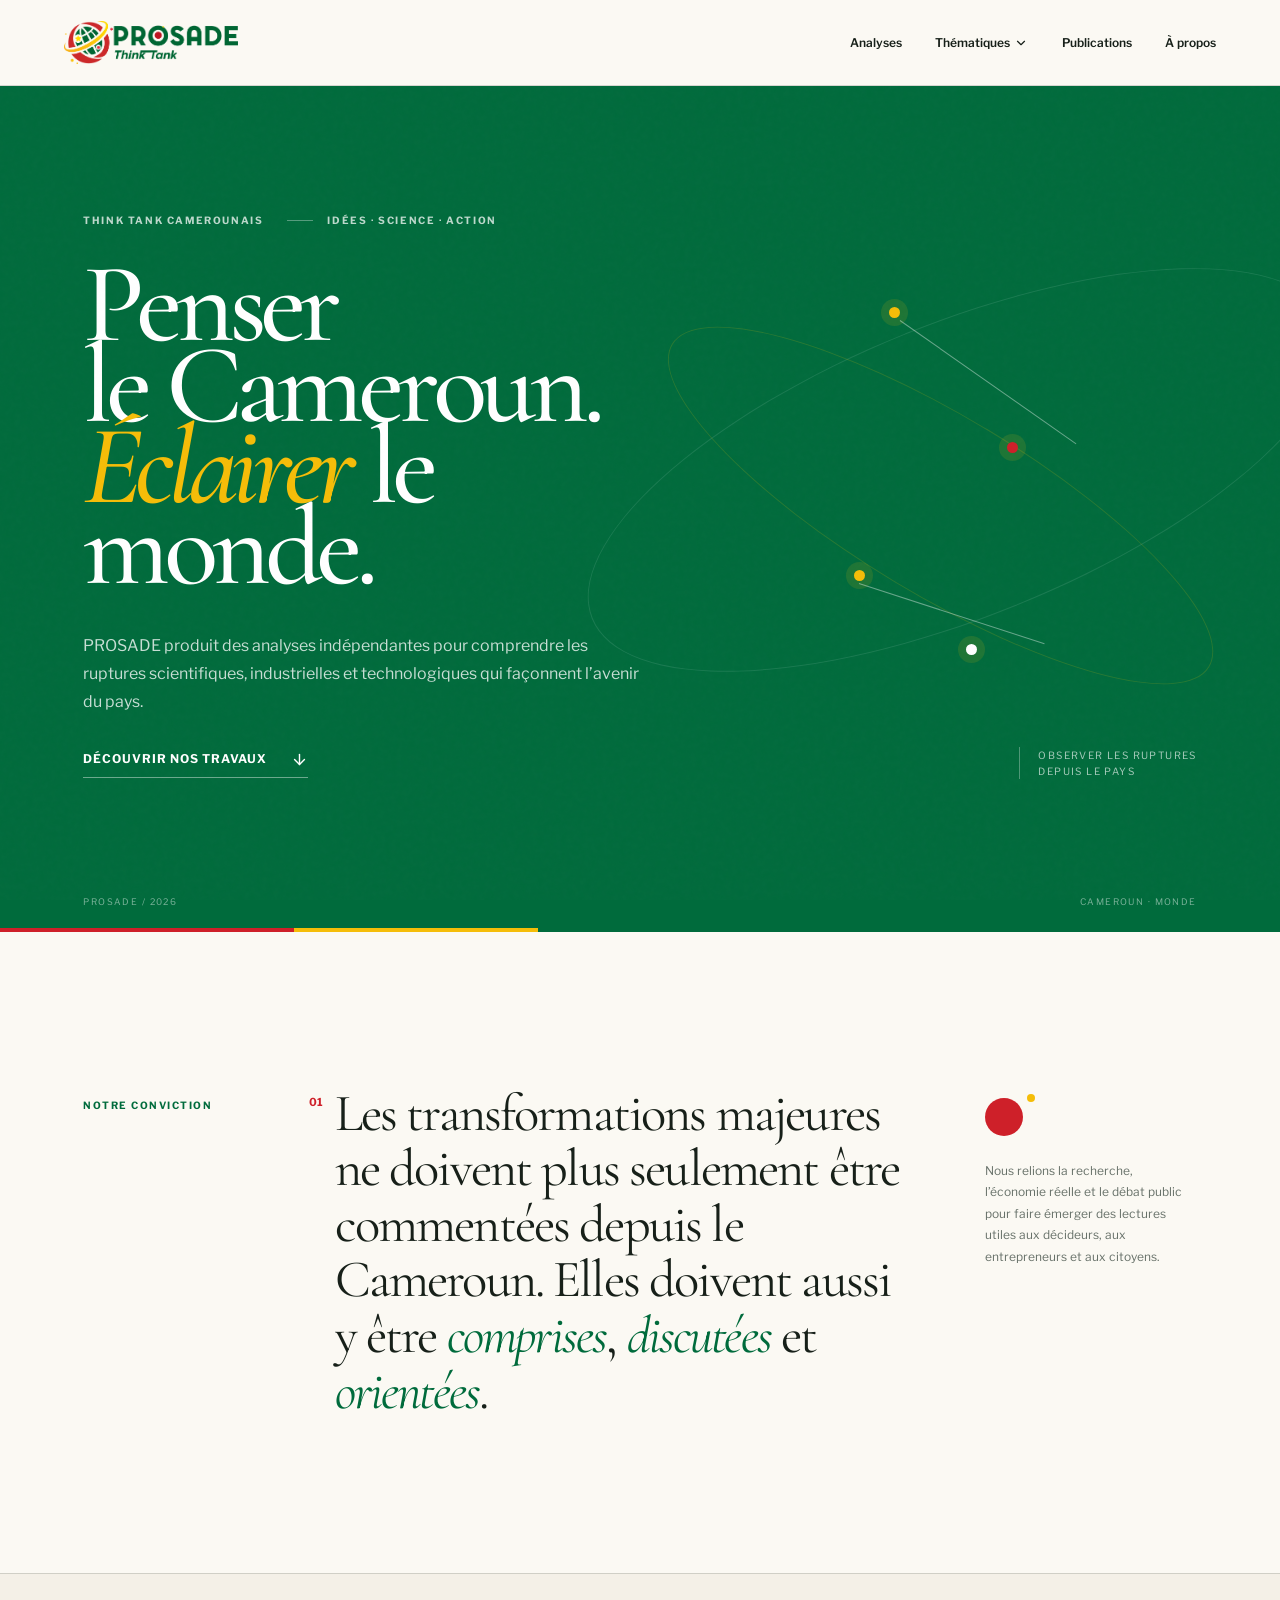
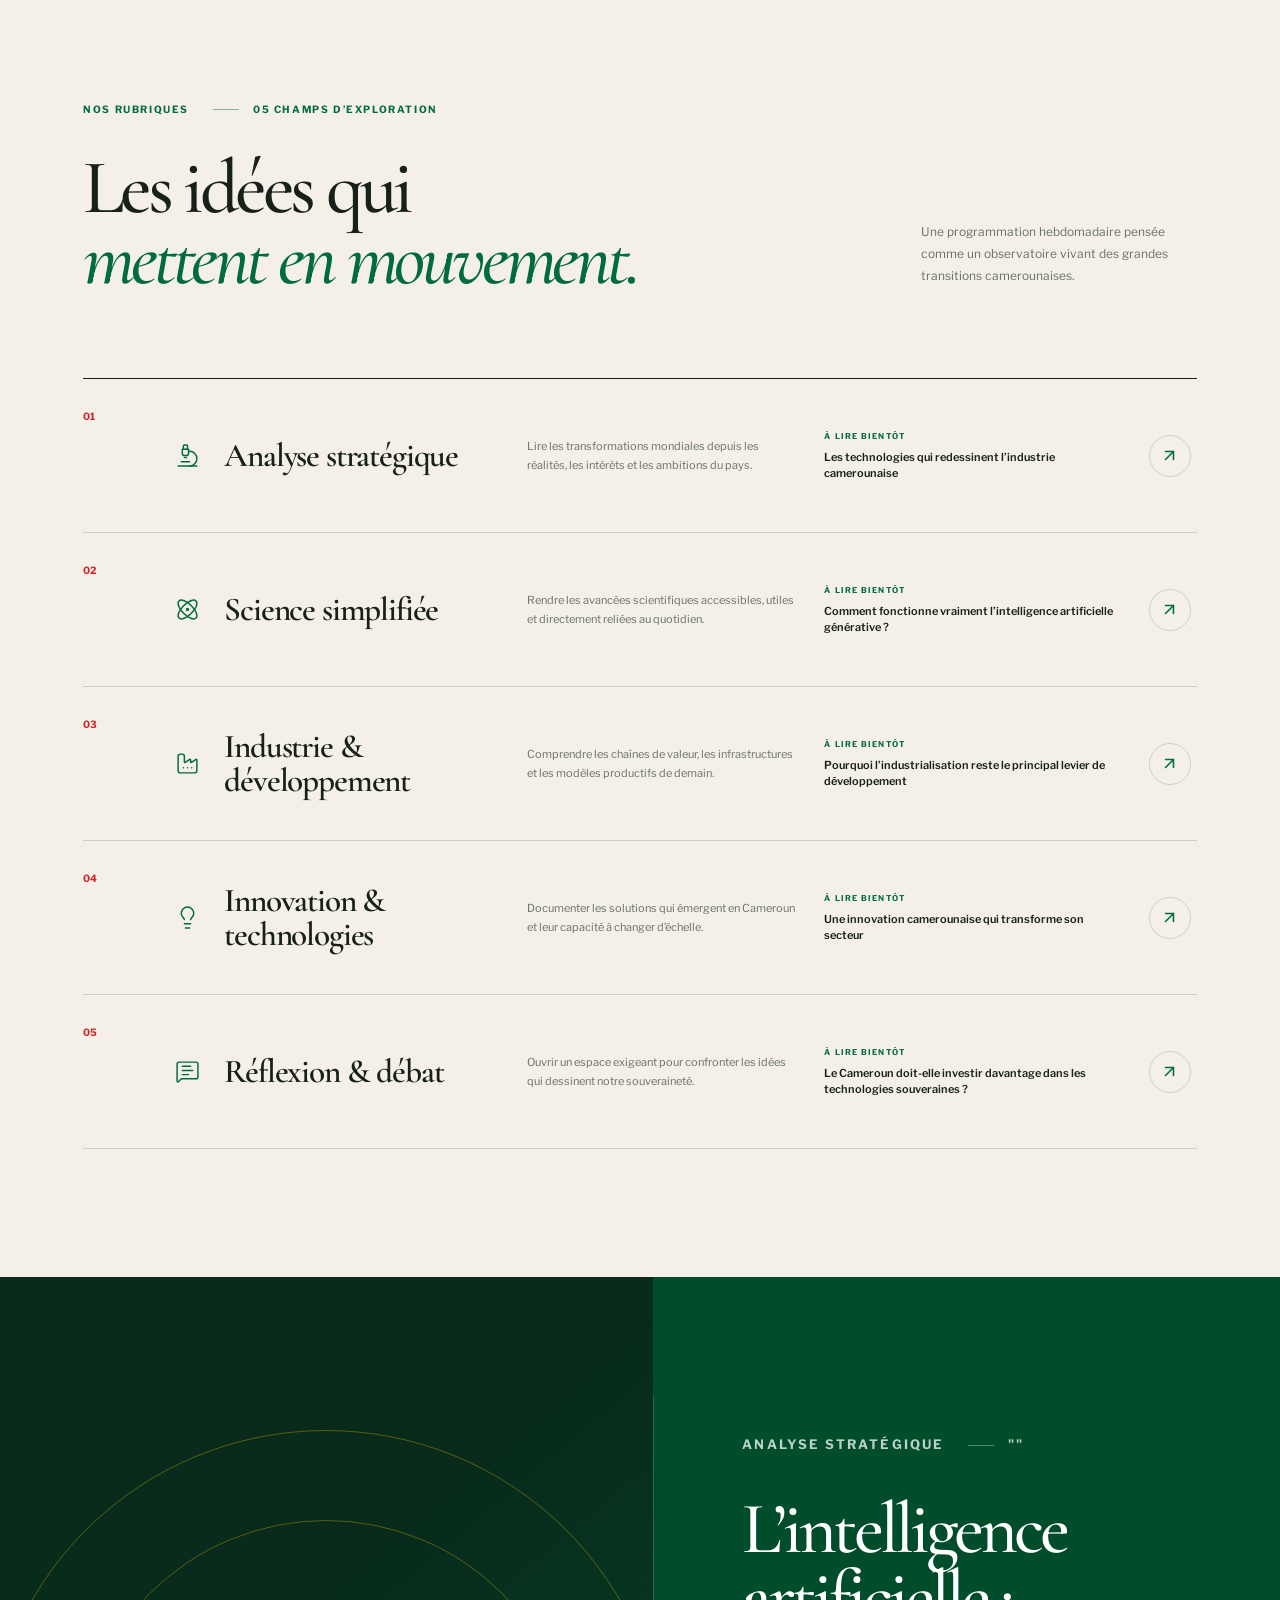
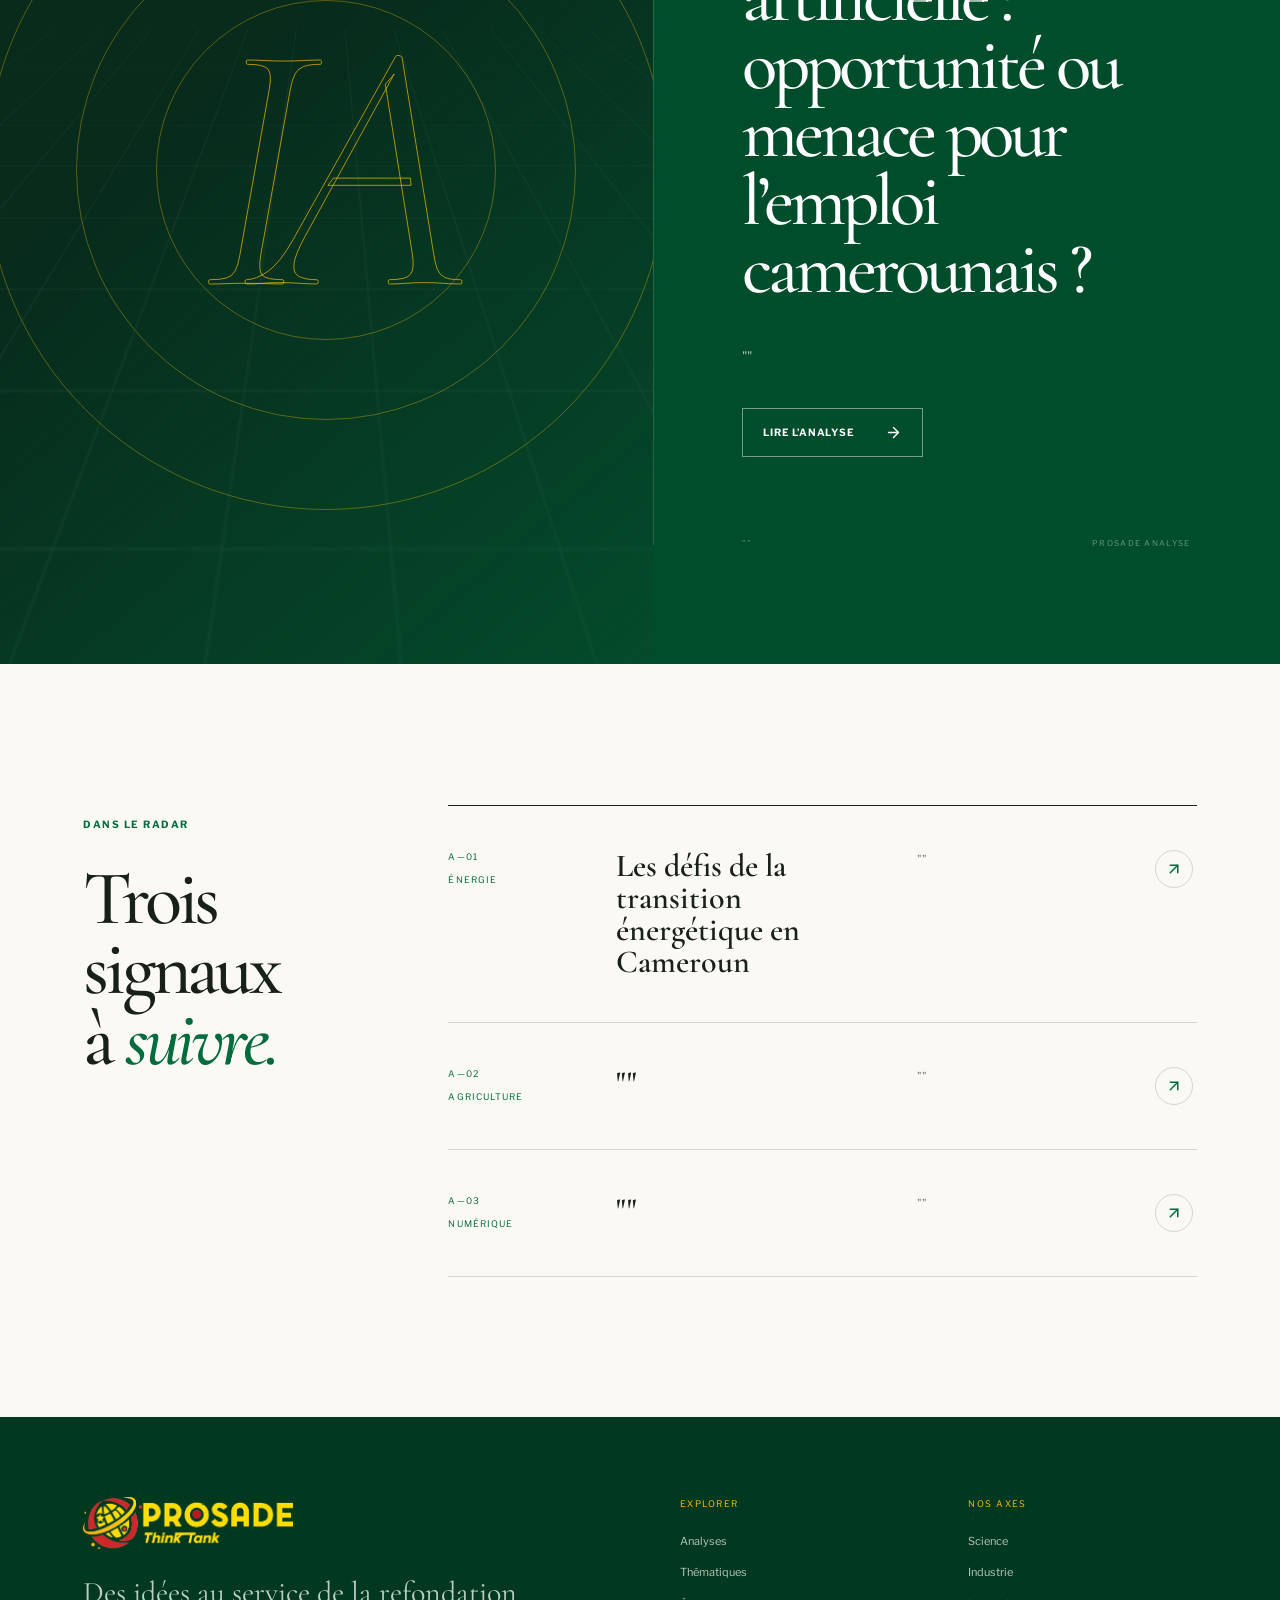
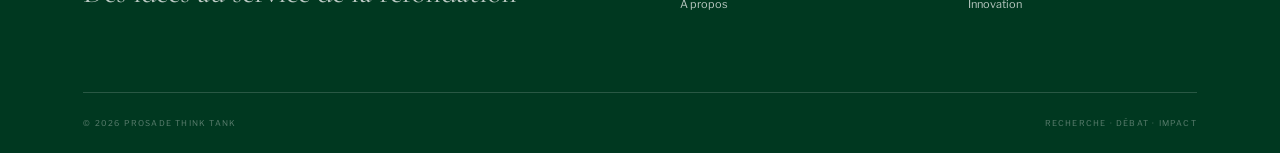
<file: index.html>
<!DOCTYPE html>
<!-- saved from url=(0032) -->
<html lang="fr"><head><meta http-equiv="Content-Type" content="text/html; charset=UTF-8"><meta name="viewport" content="width=device-width, initial-scale=1"><link rel="preload" as="image" href="./resources/prosade-logo-green.png"><link rel="preload" as="image" href="./resources/prosade-logo-yellow.png"><link rel="stylesheet" href="./resources/index-MCbqjA66.css" type="text/css" data-precedence="default"><title>PROSADE — Think Tank camerounais</title><meta name="description" content="PROSADE produit des analyses sur les transformations scientifiques, industrielles et technologiques qui façonnent l’avenir de le Cameroun."><meta name="theme-color" content="#006b3c"><link rel="modulepreload" href=""><link rel="modulepreload" href=""><style>
    @font-face {
      font-family: 'Nunito';
      src: url('chrome-extension://alglchohmdikgdjhafiicilegegieafa/fonts/Nunito-all.woff2') format('woff2');
      font-weight: 300 700;
      font-style: normal;
      font-display: swap;
    }
    .nav-item-dropdown{position:relative;display:inline-flex;align-items:center;}
    .nav-dropdown-toggle{display:inline-flex;align-items:center;gap:4px;background:none;border:none;font:inherit;color:inherit;cursor:pointer;padding:0;}
    .nav-dropdown-toggle .chevron{transition:transform .2s ease;}
    .nav-item-dropdown:hover .chevron,.nav-item-dropdown.is-open .chevron{transform:rotate(180deg);}
    .dropdown-menu{position:absolute;top:100%;left:0;margin-top:14px;background:#ffffff;border-radius:14px;box-shadow:0 18px 44px rgba(0,20,10,0.18);padding:8px;min-width:250px;list-style:none;opacity:0;visibility:hidden;transform:translateY(-8px);transition:opacity .18s ease,transform .18s ease,visibility .18s ease;z-index:80;}
    .nav-item-dropdown:hover .dropdown-menu,.nav-item-dropdown:focus-within .dropdown-menu,.nav-item-dropdown.is-open .dropdown-menu{opacity:1;visibility:visible;transform:translateY(0);}
    .dropdown-menu li{margin:0;}
    .dropdown-menu a{display:block;padding:11px 14px;border-radius:9px;color:#0b2e1d;text-decoration:none;font-size:.95rem;line-height:1.3;white-space:nowrap;}
    .dropdown-menu a:hover,.dropdown-menu a:focus{background:#eef4f0;color:#006b3c;}
    @media (max-width:860px){.dropdown-menu{position:static;box-shadow:none;opacity:1;visibility:visible;transform:none;display:none;margin-top:6px;padding-left:8px;}
      .nav-item-dropdown.is-open .dropdown-menu{display:block;}}
  </style></head><body><!--$--><main><header class="site-header"><a class="brand" href="index.html" aria-label="PROSADE — Accueil"><img src="./resources/prosade-logo-green.png" alt="PROSADE Think Tank"></a><nav class="nav-links" aria-label="Navigation principale"><a href="index.html#analyses">Analyses</a><div class="nav-item-dropdown"><button type="button" class="nav-dropdown-toggle" aria-haspopup="true" aria-expanded="false">Thématiques <svg xmlns="http://www.w3.org/2000/svg" width="14" height="14" viewBox="0 0 24 24" fill="none" stroke="currentColor" stroke-width="2" stroke-linecap="round" stroke-linejoin="round" class="lucide lucide-chevron-down chevron" aria-hidden="true"><path d="m6 9 6 6 6-6"></path></svg></button><ul class="dropdown-menu" role="menu"><li role="none"><a role="menuitem" href="thematique-analyse-strategique.html">Analyse stratégique</a></li><li role="none"><a role="menuitem" href="thematique-vulgarisation-scientifique.html">Vulgarisation scientifique</a></li><li role="none"><a role="menuitem" href="thematique-industrie-developpement.html">Industrie &amp; Développement</a></li><li role="none"><a role="menuitem" href="thematique-innovation-technologies.html">Innovation &amp; Technologies</a></li><li role="none"><a role="menuitem" href="thematique-reflexion-debat.html">Réflexion &amp; Débat</a></li></ul></div><a href="index.html#publications">Publications</a><a href="a-propos.html">À propos</a></nav><button class="menu-button" aria-expanded="false" aria-label="Ouvrir le menu"><svg xmlns="http://www.w3.org/2000/svg" width="24" height="24" viewBox="0 0 24 24" fill="none" stroke="currentColor" stroke-width="2" stroke-linecap="round" stroke-linejoin="round" class="lucide lucide-menu" aria-hidden="true"><path d="M4 5h16"></path><path d="M4 12h16"></path><path d="M4 19h16"></path></svg></button></header><section class="hero" id="accueil"><div class="hero-orbit orbit-one"></div><div class="hero-orbit orbit-two"></div><div class="hero-copy"><p class="eyebrow light"><span>Think tank camerounais</span><span>Idées · Science · Action</span></p><h1>Penser<br>le Cameroun.<br><em>Éclairer</em> le monde.</h1><p class="hero-intro">PROSADE produit des analyses indépendantes pour comprendre les ruptures scientifiques, industrielles et technologiques qui façonnent l’avenir du pays.</p><a class="text-link light-link" href="index.html#analyses">Découvrir nos travaux <svg xmlns="http://www.w3.org/2000/svg" width="17" height="17" viewBox="0 0 24 24" fill="none" stroke="currentColor" stroke-width="2" stroke-linecap="round" stroke-linejoin="round" class="lucide lucide-arrow-down" aria-hidden="true"><path d="M12 5v14"></path><path d="m19 12-7 7-7-7"></path></svg></a></div><div class="hero-visual" aria-hidden="true"><div class="pays-shape"><span class="map-dot dot-one"></span><span class="map-dot dot-two"></span><span class="map-dot dot-three"></span><span class="map-dot dot-four"></span><span class="map-line line-one"></span><span class="map-line line-two"></span></div><p class="visual-label">Observer les ruptures<br>depuis le pays</p></div><div class="hero-index"><span>PROSADE / 2026</span><span>Cameroun · Monde</span></div></section><section class="manifesto" id="analyses"><div class="section-marker">Notre conviction</div><div class="manifesto-statement"><span class="manifesto-number">01</span><p>Les transformations majeures ne doivent plus seulement être commentées depuis le Cameroun. Elles doivent aussi y être <em>comprises</em>, <em>discutées</em> et <em>orientées</em>.</p></div><div class="manifesto-note"><div class="red-disc"></div><p>Nous relions la recherche, l’économie réelle et le débat public pour faire émerger des lectures utiles aux décideurs, aux entrepreneurs et aux citoyens.</p></div></section><section class="themes-section" id="thematiques"><div class="section-heading-row"><div><p class="eyebrow dark"><span>Nos rubriques</span><span>05 champs d’exploration</span></p><h2>Les idées qui<br><em>mettent en mouvement.</em></h2></div><p class="heading-aside">Une programmation hebdomadaire pensée comme un observatoire vivant des grandes transitions camerounaises.</p></div><div class="themes-list"><article class="theme-row theme-analysis"><span class="theme-number">01</span><div class="theme-title-wrap"><svg xmlns="http://www.w3.org/2000/svg" width="25" height="25" viewBox="0 0 24 24" fill="none" stroke="currentColor" stroke-width="1.4" stroke-linecap="round" stroke-linejoin="round" class="lucide lucide-microscope theme-icon" aria-hidden="true"><path d="M6 18h8"></path><path d="M3 22h18"></path><path d="M14 22a7 7 0 1 0 0-14h-1"></path><path d="M9 14h2"></path><path d="M9 12a2 2 0 0 1-2-2V6h6v4a2 2 0 0 1-2 2Z"></path><path d="M12 6V3a1 1 0 0 0-1-1H9a1 1 0 0 0-1 1v3"></path></svg><h3>Analyse stratégique</h3></div><p class="theme-description">Lire les transformations mondiales depuis les réalités, les intérêts et les ambitions du pays.</p><div class="theme-prompt"><span>À lire bientôt</span><strong>Les technologies qui redessinent l’industrie camerounaise</strong></div><a class="circle-button" href="index.html#publications" aria-label="Découvrir la rubrique Analyse stratégique"><svg xmlns="http://www.w3.org/2000/svg" width="19" height="19" viewBox="0 0 24 24" fill="none" stroke="currentColor" stroke-width="2" stroke-linecap="round" stroke-linejoin="round" class="lucide lucide-arrow-up-right" aria-hidden="true"><path d="M7 7h10v10"></path><path d="M7 17 17 7"></path></svg></a></article><article class="theme-row theme-science"><span class="theme-number">02</span><div class="theme-title-wrap"><svg xmlns="http://www.w3.org/2000/svg" width="25" height="25" viewBox="0 0 24 24" fill="none" stroke="currentColor" stroke-width="1.4" stroke-linecap="round" stroke-linejoin="round" class="lucide lucide-atom theme-icon" aria-hidden="true"><circle cx="12" cy="12" r="1"></circle><path d="M20.2 20.2c2.04-2.03.02-7.36-4.5-11.9-4.54-4.52-9.87-6.54-11.9-4.5-2.04 2.03-.02 7.36 4.5 11.9 4.54 4.52 9.87 6.54 11.9 4.5Z"></path><path d="M15.7 15.7c4.52-4.54 6.54-9.87 4.5-11.9-2.03-2.04-7.36-.02-11.9 4.5-4.52 4.54-6.54 9.87-4.5 11.9 2.03 2.04 7.36.02 11.9-4.5Z"></path></svg><h3>Science simplifiée</h3></div><p class="theme-description">Rendre les avancées scientifiques accessibles, utiles et directement reliées au quotidien.</p><div class="theme-prompt"><span>À lire bientôt</span><strong>Comment fonctionne vraiment l’intelligence artificielle générative ?</strong></div><a class="circle-button" href="index.html#publications" aria-label="Découvrir la rubrique Science simplifiée"><svg xmlns="http://www.w3.org/2000/svg" width="19" height="19" viewBox="0 0 24 24" fill="none" stroke="currentColor" stroke-width="2" stroke-linecap="round" stroke-linejoin="round" class="lucide lucide-arrow-up-right" aria-hidden="true"><path d="M7 7h10v10"></path><path d="M7 17 17 7"></path></svg></a></article><article class="theme-row theme-industry"><span class="theme-number">03</span><div class="theme-title-wrap"><svg xmlns="http://www.w3.org/2000/svg" width="25" height="25" viewBox="0 0 24 24" fill="none" stroke="currentColor" stroke-width="1.4" stroke-linecap="round" stroke-linejoin="round" class="lucide lucide-factory theme-icon" aria-hidden="true"><path d="M12 16h.01"></path><path d="M16 16h.01"></path><path d="M3 19a2 2 0 0 0 2 2h14a2 2 0 0 0 2-2V8.5a.5.5 0 0 0-.769-.422l-4.462 2.844A.5.5 0 0 1 15 10.5v-2a.5.5 0 0 0-.769-.422L9.77 10.922A.5.5 0 0 1 9 10.5V5a2 2 0 0 0-2-2H5a2 2 0 0 0-2 2z"></path><path d="M8 16h.01"></path></svg><h3>Industrie &amp; développement</h3></div><p class="theme-description">Comprendre les chaînes de valeur, les infrastructures et les modèles productifs de demain.</p><div class="theme-prompt"><span>À lire bientôt</span><strong>Pourquoi l’industrialisation reste le principal levier de développement</strong></div><a class="circle-button" href="index.html#publications" aria-label="Découvrir la rubrique Industrie &amp; développement"><svg xmlns="http://www.w3.org/2000/svg" width="19" height="19" viewBox="0 0 24 24" fill="none" stroke="currentColor" stroke-width="2" stroke-linecap="round" stroke-linejoin="round" class="lucide lucide-arrow-up-right" aria-hidden="true"><path d="M7 7h10v10"></path><path d="M7 17 17 7"></path></svg></a></article><article class="theme-row theme-innovation"><span class="theme-number">04</span><div class="theme-title-wrap"><svg xmlns="http://www.w3.org/2000/svg" width="25" height="25" viewBox="0 0 24 24" fill="none" stroke="currentColor" stroke-width="1.4" stroke-linecap="round" stroke-linejoin="round" class="lucide lucide-lightbulb theme-icon" aria-hidden="true"><path d="M15 14c.2-1 .7-1.7 1.5-2.5 1-.9 1.5-2.2 1.5-3.5A6 6 0 0 0 6 8c0 1 .2 2.2 1.5 3.5.7.7 1.3 1.5 1.5 2.5"></path><path d="M9 18h6"></path><path d="M10 22h4"></path></svg><h3>Innovation &amp; technologies</h3></div><p class="theme-description">Documenter les solutions qui émergent en Cameroun et leur capacité à changer d’échelle.</p><div class="theme-prompt"><span>À lire bientôt</span><strong>Une innovation camerounaise qui transforme son secteur</strong></div><a class="circle-button" href="index.html#publications" aria-label="Découvrir la rubrique Innovation &amp; technologies"><svg xmlns="http://www.w3.org/2000/svg" width="19" height="19" viewBox="0 0 24 24" fill="none" stroke="currentColor" stroke-width="2" stroke-linecap="round" stroke-linejoin="round" class="lucide lucide-arrow-up-right" aria-hidden="true"><path d="M7 7h10v10"></path><path d="M7 17 17 7"></path></svg></a></article><article class="theme-row theme-debate"><span class="theme-number">05</span><div class="theme-title-wrap"><svg xmlns="http://www.w3.org/2000/svg" width="25" height="25" viewBox="0 0 24 24" fill="none" stroke="currentColor" stroke-width="1.4" stroke-linecap="round" stroke-linejoin="round" class="lucide lucide-message-square-text theme-icon" aria-hidden="true"><path d="M22 17a2 2 0 0 1-2 2H6.828a2 2 0 0 0-1.414.586l-2.202 2.202A.71.71 0 0 1 2 21.286V5a2 2 0 0 1 2-2h16a2 2 0 0 1 2 2z"></path><path d="M7 11h10"></path><path d="M7 15h6"></path><path d="M7 7h8"></path></svg><h3>Réflexion &amp; débat</h3></div><p class="theme-description">Ouvrir un espace exigeant pour confronter les idées qui dessinent notre souveraineté.</p><div class="theme-prompt"><span>À lire bientôt</span><strong>Le Cameroun doit-elle investir davantage dans les technologies souveraines ?</strong></div><a class="circle-button" href="index.html#publications" aria-label="Découvrir la rubrique Réflexion &amp; débat"><svg xmlns="http://www.w3.org/2000/svg" width="19" height="19" viewBox="0 0 24 24" fill="none" stroke="currentColor" stroke-width="2" stroke-linecap="round" stroke-linejoin="round" class="lucide lucide-arrow-up-right" aria-hidden="true"><path d="M7 7h10v10"></path><path d="M7 17 17 7"></path></svg></a></article></div></section><section class="featured" id="publications"><div class="featured-art" aria-hidden="true"><div class="circuit-grid"></div><div class="signal signal-one"></div><div class="signal signal-two"></div><div class="signal signal-three"></div><span>IA</span></div><div class="featured-copy"><p class="eyebrow light"><span>Analyse stratégique</span><span>""</span></p><h2>L’intelligence artificielle : opportunité ou menace pour l’emploi camerounais ?</h2><p>""</p><a class="button-light" >Lire l’analyse <svg xmlns="http://www.w3.org/2000/svg" width="17" height="17" viewBox="0 0 24 24" fill="none" stroke="currentColor" stroke-width="2" stroke-linecap="round" stroke-linejoin="round" class="lucide lucide-arrow-right" aria-hidden="true"><path d="M5 12h14"></path><path d="m12 5 7 7-7 7"></path></svg></a><div class="featured-meta"><span>""</span><span>PROSADE Analyse</span></div></div></section><section class="dispatches-section"><div class="dispatches-heading"><p class="section-marker">Dans le radar</p><h2>Trois signaux<br>à <em>suivre.</em></h2></div><div class="dispatches-list"><article class="dispatch"><div class="dispatch-meta"><span>A—01</span><span>Énergie</span></div><h3>Les défis de la transition énergétique en Cameroun</h3><p>""</p><a  aria-label="Lire : Les défis de la transition énergétique en Cameroun"><svg xmlns="http://www.w3.org/2000/svg" width="18" height="18" viewBox="0 0 24 24" fill="none" stroke="currentColor" stroke-width="2" stroke-linecap="round" stroke-linejoin="round" class="lucide lucide-arrow-up-right" aria-hidden="true"><path d="M7 7h10v10"></path><path d="M7 17 17 7"></path></svg></a></article><article class="dispatch"><div class="dispatch-meta"><span>A—02</span><span>Agriculture</span></div><h3>""</h3><p>""</p><a  aria-label="Lire l’article"><svg xmlns="http://www.w3.org/2000/svg" width="18" height="18" viewBox="0 0 24 24" fill="none" stroke="currentColor" stroke-width="2" stroke-linecap="round" stroke-linejoin="round" class="lucide lucide-arrow-up-right" aria-hidden="true"><path d="M7 7h10v10"></path><path d="M7 17 17 7"></path></svg></a></article><article class="dispatch"><div class="dispatch-meta"><span>A—03</span><span>Numérique</span></div><h3>""</h3><p>""</p><a  aria-label="Lire l’article"><svg xmlns="http://www.w3.org/2000/svg" width="18" height="18" viewBox="0 0 24 24" fill="none" stroke="currentColor" stroke-width="2" stroke-linecap="round" stroke-linejoin="round" class="lucide lucide-arrow-up-right" aria-hidden="true"><path d="M7 7h10v10"></path><path d="M7 17 17 7"></path></svg></a></article></div></section><footer><div class="footer-brand"><img src="./resources/prosade-logo-yellow.png" alt="PROSADE Think Tank"><p>Des idées au service de la refondation</p></div><div class="footer-links"><div><span>Explorer</span><a href="index.html#analyses">Analyses</a><a href="index.html#thematiques">Thématiques</a><a href="a-propos.html">À propos</a></div><div><span>Nos axes</span><a href="index.html#thematiques">Science</a><a href="index.html#thematiques">Industrie</a><a href="index.html#thematiques">Innovation</a></div></div><div class="footer-bottom"><span>© 2026 PROSADE Think Tank</span><span>Recherche · Débat · Impact</span></div></footer></main><!--/$-->
<script>
(function(){
  var item = document.querySelector('.nav-item-dropdown');
  if(!item) return;
  var toggle = item.querySelector('.nav-dropdown-toggle');
  function close(){ item.classList.remove('is-open'); toggle.setAttribute('aria-expanded','false'); }
  function open(){ item.classList.add('is-open'); toggle.setAttribute('aria-expanded','true'); }
  toggle.addEventListener('click', function(e){
    e.stopPropagation();
    if(item.classList.contains('is-open')) close(); else open();
  });
  document.addEventListener('click', function(e){
    if(!item.contains(e.target)) close();
  });
  document.addEventListener('keydown', function(e){
    if(e.key === 'Escape') close();
  });
})();
</script>
</body></html>
</file>
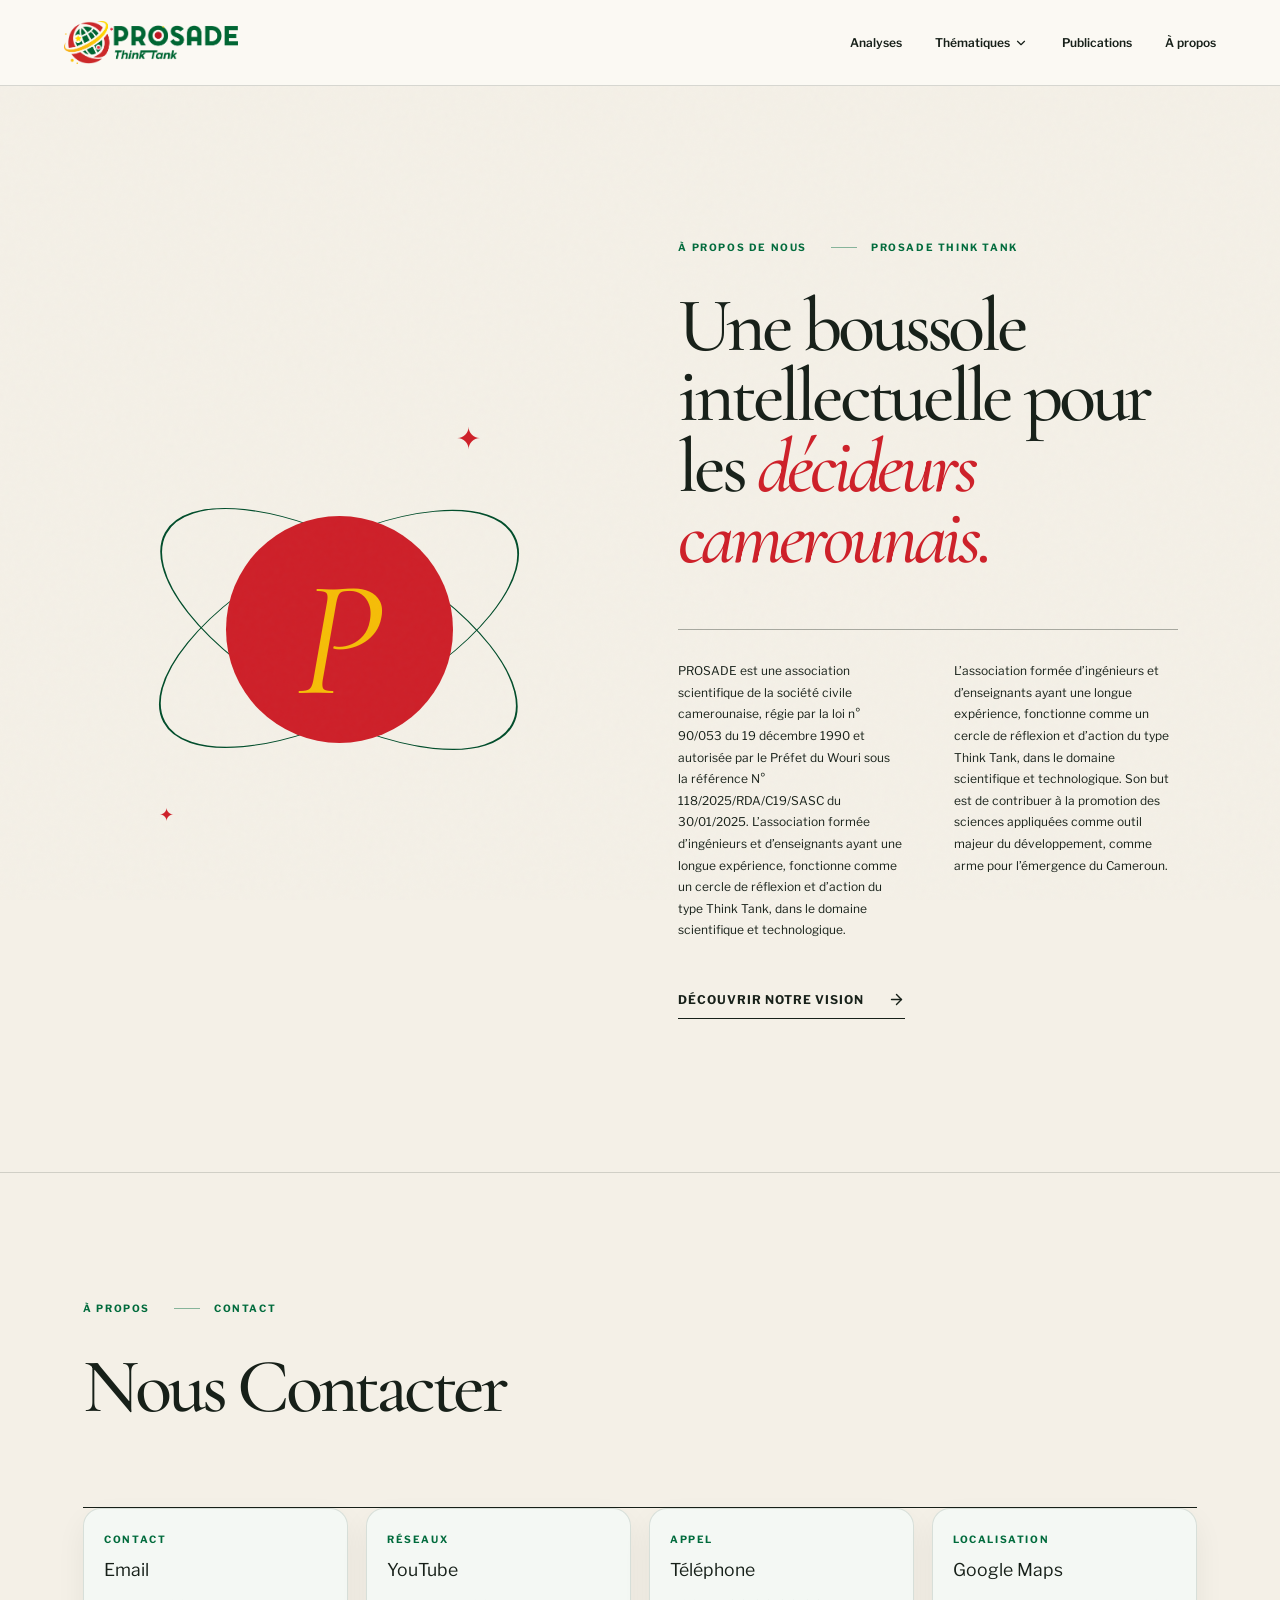
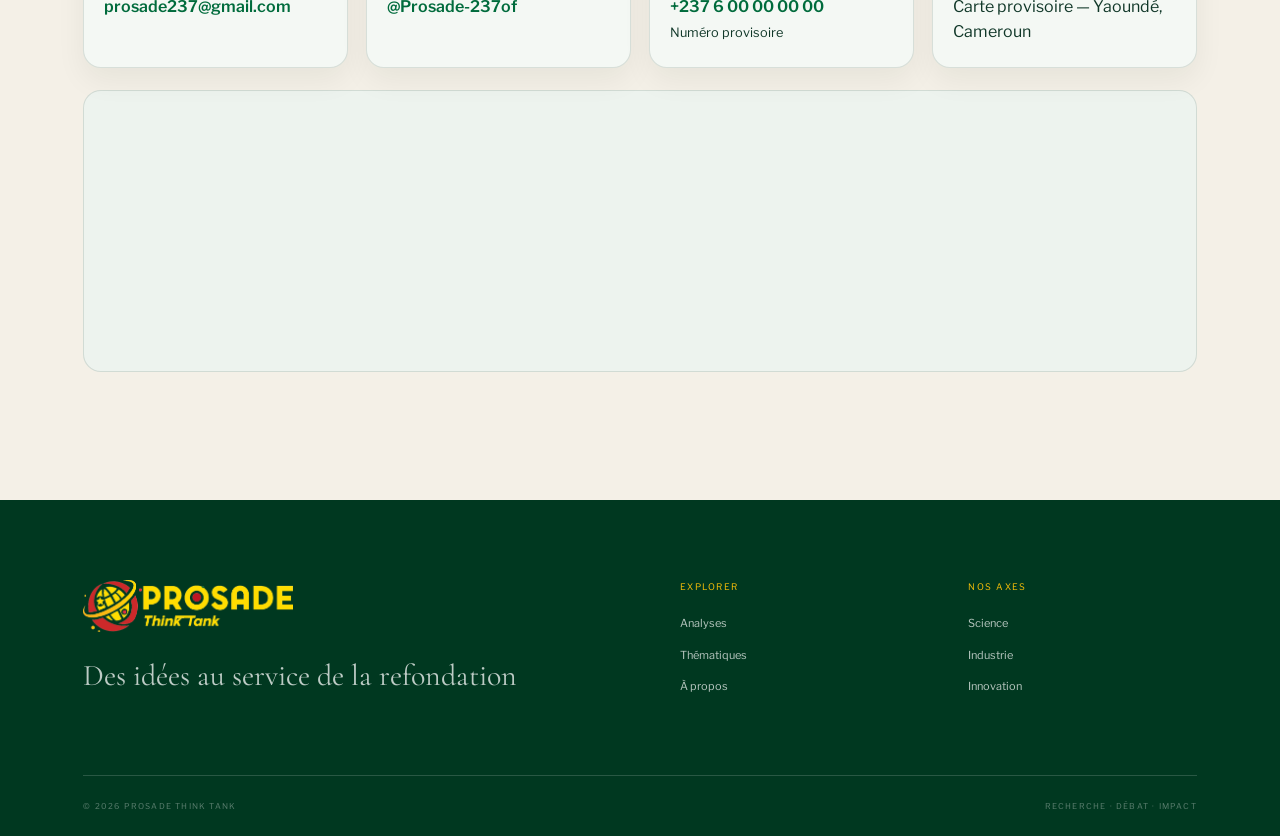
<file: a-propos.html>
<!DOCTYPE html>
<html lang="fr"><head><meta http-equiv="Content-Type" content="text/html; charset=UTF-8"><meta name="viewport" content="width=device-width, initial-scale=1"><link rel="preload" as="image" href="./resources/prosade-logo-green.png"><link rel="preload" as="image" href="./resources/prosade-logo-yellow.png"><link rel="stylesheet" href="./resources/index-MCbqjA66.css" type="text/css" data-precedence="default"><title>À propos — PROSADE Think Tank</title><meta name="description" content="PROSADE — À propos du think tank camerounais."><meta name="theme-color" content="#006b3c"><link rel="modulepreload" href=""><link rel="modulepreload" href=""><style>
    @font-face {
      font-family: 'Nunito';
      src: url('chrome-extension://alglchohmdikgdjhafiicilegegieafa/fonts/Nunito-all.woff2') format('woff2');
      font-weight: 300 700;
      font-style: normal;
      font-display: swap;
    }
    .nav-item-dropdown{position:relative;display:inline-flex;align-items:center;}
    .nav-dropdown-toggle{display:inline-flex;align-items:center;gap:4px;background:none;border:none;font:inherit;color:inherit;cursor:pointer;padding:0;}
    .nav-dropdown-toggle .chevron{transition:transform .2s ease;}
    .nav-item-dropdown:hover .chevron,.nav-item-dropdown.is-open .chevron{transform:rotate(180deg);}
    .dropdown-menu{position:absolute;top:100%;left:0;margin-top:14px;background:#ffffff;border-radius:14px;box-shadow:0 18px 44px rgba(0,20,10,0.18);padding:8px;min-width:250px;list-style:none;opacity:0;visibility:hidden;transform:translateY(-8px);transition:opacity .18s ease,transform .18s ease,visibility .18s ease;z-index:80;}
    .nav-item-dropdown:hover .dropdown-menu,.nav-item-dropdown:focus-within .dropdown-menu,.nav-item-dropdown.is-open .dropdown-menu{opacity:1;visibility:visible;transform:translateY(0);}
    .dropdown-menu li{margin:0;}
    .dropdown-menu a{display:block;padding:11px 14px;border-radius:9px;color:#0b2e1d;text-decoration:none;font-size:.95rem;line-height:1.3;white-space:nowrap;}
    .dropdown-menu a:hover,.dropdown-menu a:focus{background:#eef4f0;color:#006b3c;}
    .contact-grid{display:grid;grid-template-columns:repeat(auto-fit,minmax(220px,1fr));gap:18px;margin-top:18px;}
    .contact-card{background:#f4f8f4;border:1px solid rgba(11,46,29,.12);border-radius:18px;padding:22px 20px;display:flex;flex-direction:column;gap:10px;box-shadow:0 12px 30px rgba(7,26,17,.06);}
    .contact-card h3{font-size:1.1rem;margin:0;}
    .contact-card a{color:#006b3c;text-decoration:none;font-weight:600;}
    .contact-card p{margin:0;line-height:1.6;color:#103728;}
    .contact-map{margin-top:22px;border:1px solid rgba(11,46,29,.12);border-radius:18px;overflow:hidden;background:#edf3ee;min-height:280px;}
    .contact-map iframe{display:block;border:0;width:100%;height:280px;}
    @media (max-width:860px){.dropdown-menu{position:static;box-shadow:none;opacity:1;visibility:visible;transform:none;display:none;margin-top:6px;padding-left:8px;}
      .nav-item-dropdown.is-open .dropdown-menu{display:block;}}
    @media (max-width:640px){.contact-grid{grid-template-columns:1fr;}}
  </style></head><body><!--$--><main><header class="site-header"><a class="brand" href="index.html" aria-label="PROSADE — Accueil"><img src="./resources/prosade-logo-green.png" alt="PROSADE Think Tank"></a><nav class="nav-links" aria-label="Navigation principale"><a href="index.html#analyses">Analyses</a><div class="nav-item-dropdown"><button type="button" class="nav-dropdown-toggle" aria-haspopup="true" aria-expanded="false">Thématiques <svg xmlns="http://www.w3.org/2000/svg" width="14" height="14" viewBox="0 0 24 24" fill="none" stroke="currentColor" stroke-width="2" stroke-linecap="round" stroke-linejoin="round" class="lucide lucide-chevron-down chevron" aria-hidden="true"><path d="m6 9 6 6 6-6"></path></svg></button><ul class="dropdown-menu" role="menu"><li role="none"><a role="menuitem" href="thematique-analyse-strategique.html">Analyse stratégique</a></li><li role="none"><a role="menuitem" href="thematique-vulgarisation-scientifique.html">Vulgarisation scientifique</a></li><li role="none"><a role="menuitem" href="thematique-industrie-developpement.html">Industrie &amp; Développement</a></li><li role="none"><a role="menuitem" href="thematique-innovation-technologies.html">Innovation &amp; Technologies</a></li><li role="none"><a role="menuitem" href="thematique-reflexion-debat.html">Réflexion &amp; Débat</a></li></ul></div><a href="index.html#publications">Publications</a><a href="a-propos.html">À propos</a></nav><button class="menu-button" aria-expanded="false" aria-label="Ouvrir le menu"><svg xmlns="http://www.w3.org/2000/svg" width="24" height="24" viewBox="0 0 24 24" fill="none" stroke="currentColor" stroke-width="2" stroke-linecap="round" stroke-linejoin="round" class="lucide lucide-menu" aria-hidden="true"><path d="M4 5h16"></path><path d="M4 12h16"></path><path d="M4 19h16"></path></svg></button></header><section class="about-section" id="apropos"><div class="about-seal" aria-hidden="true"><div class="seal-ring ring-a"></div><div class="seal-ring ring-b"></div><div class="seal-core">P</div><span class="seal-star star-a">✦</span><span class="seal-star star-b">✦</span></div><div class="about-copy"><p class="eyebrow dark"><span>À propos de nous</span><span>PROSADE Think Tank</span></p><h2>Une boussole intellectuelle pour les <em>décideurs camerounais.</em></h2><div class="about-columns"><p>PROSADE est une association scientifique de la société civile camerounaise, régie par la loi n° 90/053 du 19 décembre 1990 et autorisée par le Préfet du Wouri sous la référence N° 118/2025/RDA/C19/SASC du 30/01/2025. L’association formée d’ingénieurs et d’enseignants ayant une longue expérience, fonctionne comme un cercle de réflexion et d’action du type Think Tank, dans le domaine scientifique et technologique.</p><p>L’association formée d’ingénieurs et d’enseignants ayant une longue expérience, fonctionne comme un cercle de réflexion et d’action du type Think Tank, dans le domaine scientifique et technologique. Son but est de contribuer à la promotion des sciences appliquées comme outil majeur du développement, comme arme pour l’émergence du Cameroun.</p></div><a class="text-link" >Découvrir notre vision <svg xmlns="http://www.w3.org/2000/svg" width="17" height="17" viewBox="0 0 24 24" fill="none" stroke="currentColor" stroke-width="2" stroke-linecap="round" stroke-linejoin="round" class="lucide lucide-arrow-right" aria-hidden="true"><path d="M5 12h14"></path><path d="m12 5 7 7-7 7"></path></svg></a></div></section><section class="themes-section" id="details-apropos"><div class="section-heading-row"><div><p class="eyebrow dark"><span>À propos</span><span>Contact</span></p><h2>Nous Contacter</h2></div></div><div class="dispatches-list contact-grid"><div class="dispatch-card contact-card"><p class="eyebrow dark"><span>Contact</span></p><h3>Email</h3><p><a href="mailto:prosade237@gmail.com">prosade237@gmail.com</a></p></div><div class="dispatch-card contact-card"><p class="eyebrow dark"><span>Réseaux</span></p><h3>YouTube</h3><p><a href="https://www.youtube.com/@Prosade-237of" target="_blank" rel="noopener">@Prosade-237of</a></p></div><div class="dispatch-card contact-card"><p class="eyebrow dark"><span>Appel</span></p><h3>Téléphone</h3><p><a href="tel:+237600000000">+237 6 00 00 00 00</a><br><small>Numéro provisoire</small></p></div><div class="dispatch-card contact-card"><p class="eyebrow dark"><span>Localisation</span></p><h3>Google Maps</h3><p>Carte provisoire — Yaoundé, Cameroun</p></div></div><div class="contact-map"><iframe src="https://www.google.com/maps?q=Yaound%C3%A9%2C%20Cameroun&z=12&output=embed" loading="lazy" allowfullscreen referrerpolicy="no-referrer-when-downgrade" title="Carte provisoire de Yaoundé, Cameroun"></iframe></div></section><footer><div class="footer-brand"><img src="./resources/prosade-logo-yellow.png" alt="PROSADE Think Tank"><p>Des idées au service de la refondation</p></div><div class="footer-links"><div><span>Explorer</span><a href="index.html#analyses">Analyses</a><a href="index.html#thematiques">Thématiques</a><a href="a-propos.html">À propos</a></div><div><span>Nos axes</span><a href="index.html#thematiques">Science</a><a href="index.html#thematiques">Industrie</a><a href="index.html#thematiques">Innovation</a></div></div><div class="footer-bottom"><span>© 2026 PROSADE Think Tank</span><span>Recherche · Débat · Impact</span></div></footer></main><!--/$--><script>
(function(){
  var item = document.querySelector('.nav-item-dropdown');
  if(!item) return;
  var toggle = item.querySelector('.nav-dropdown-toggle');
  function close(){ item.classList.remove('is-open'); toggle.setAttribute('aria-expanded','false'); }
  function open(){ item.classList.add('is-open'); toggle.setAttribute('aria-expanded','true'); }
  toggle.addEventListener('click', function(e){
    e.stopPropagation();
    if(item.classList.contains('is-open')) close(); else open();
  });
  document.addEventListener('click', function(e){
    if(!item.contains(e.target)) close();
  });
  document.addEventListener('keydown', function(e){
    if(e.key === 'Escape') close();
  });
})();
</script></body></html>
</file>
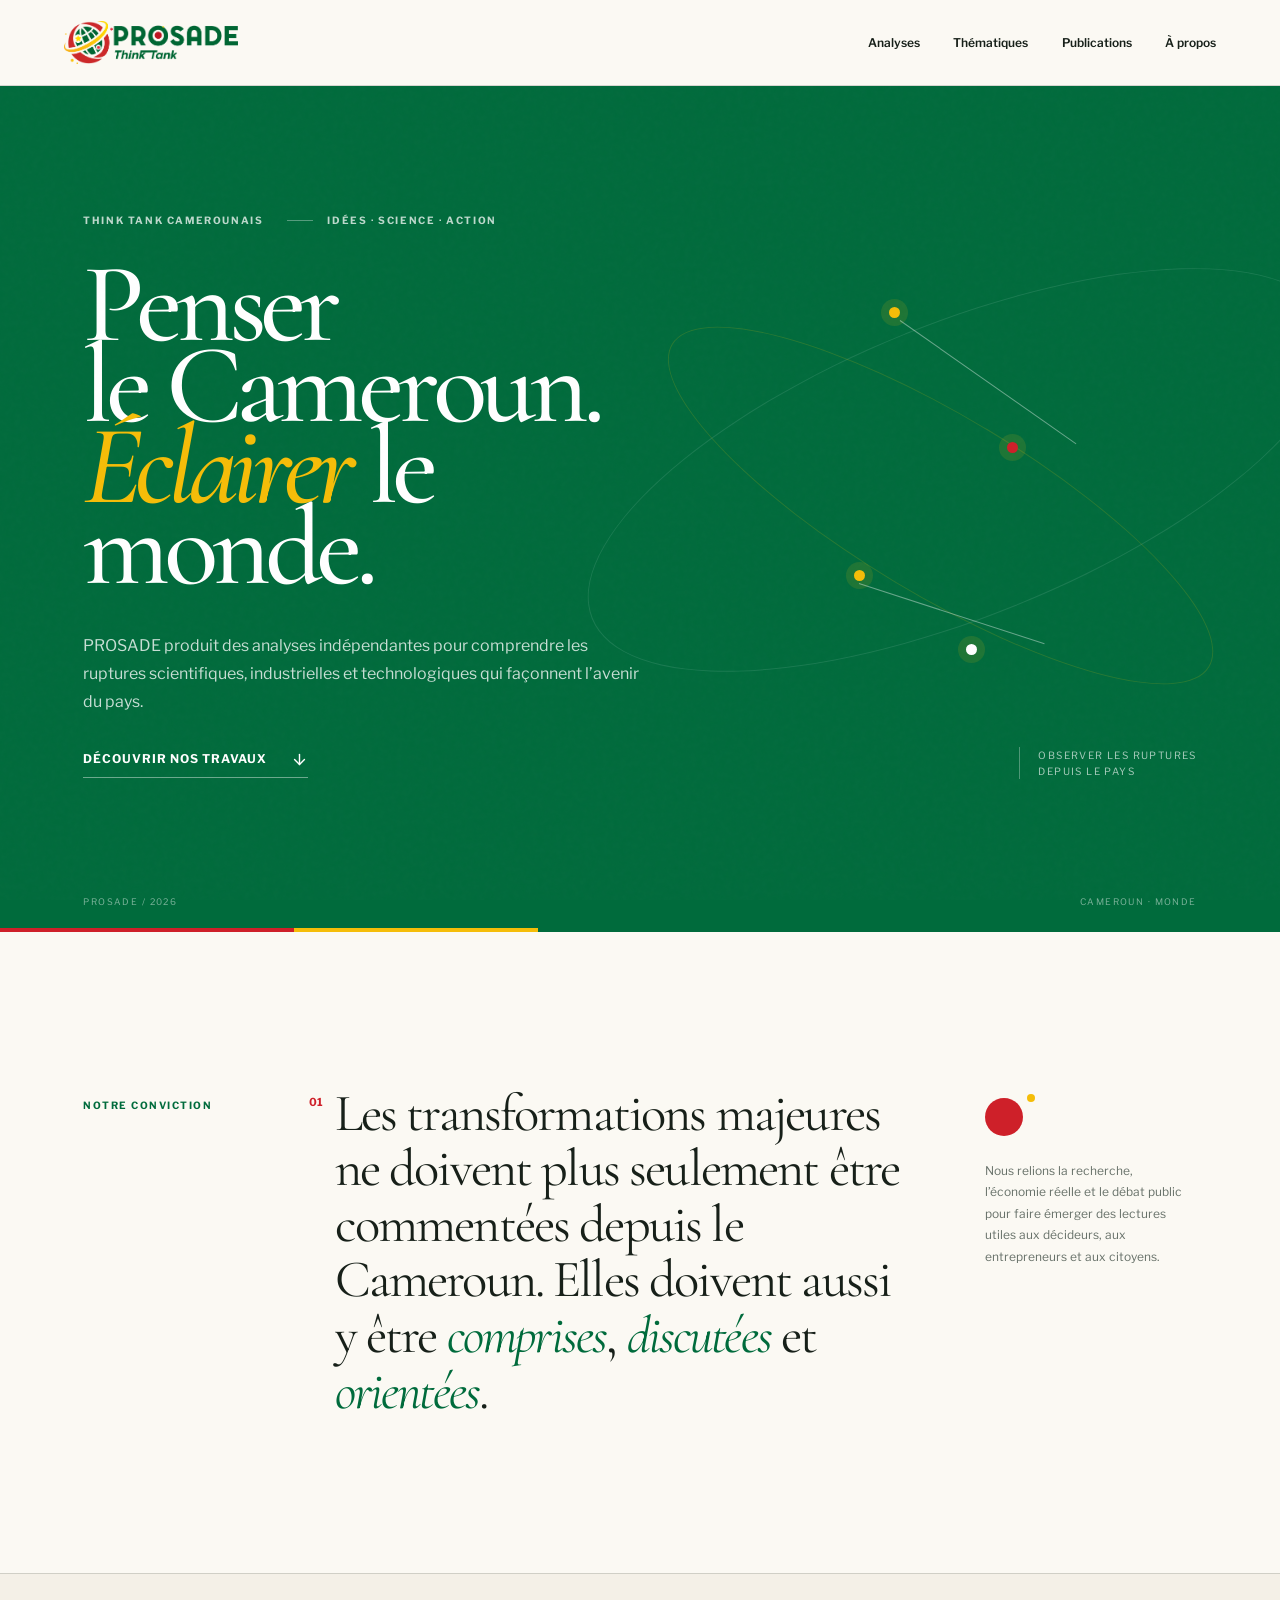
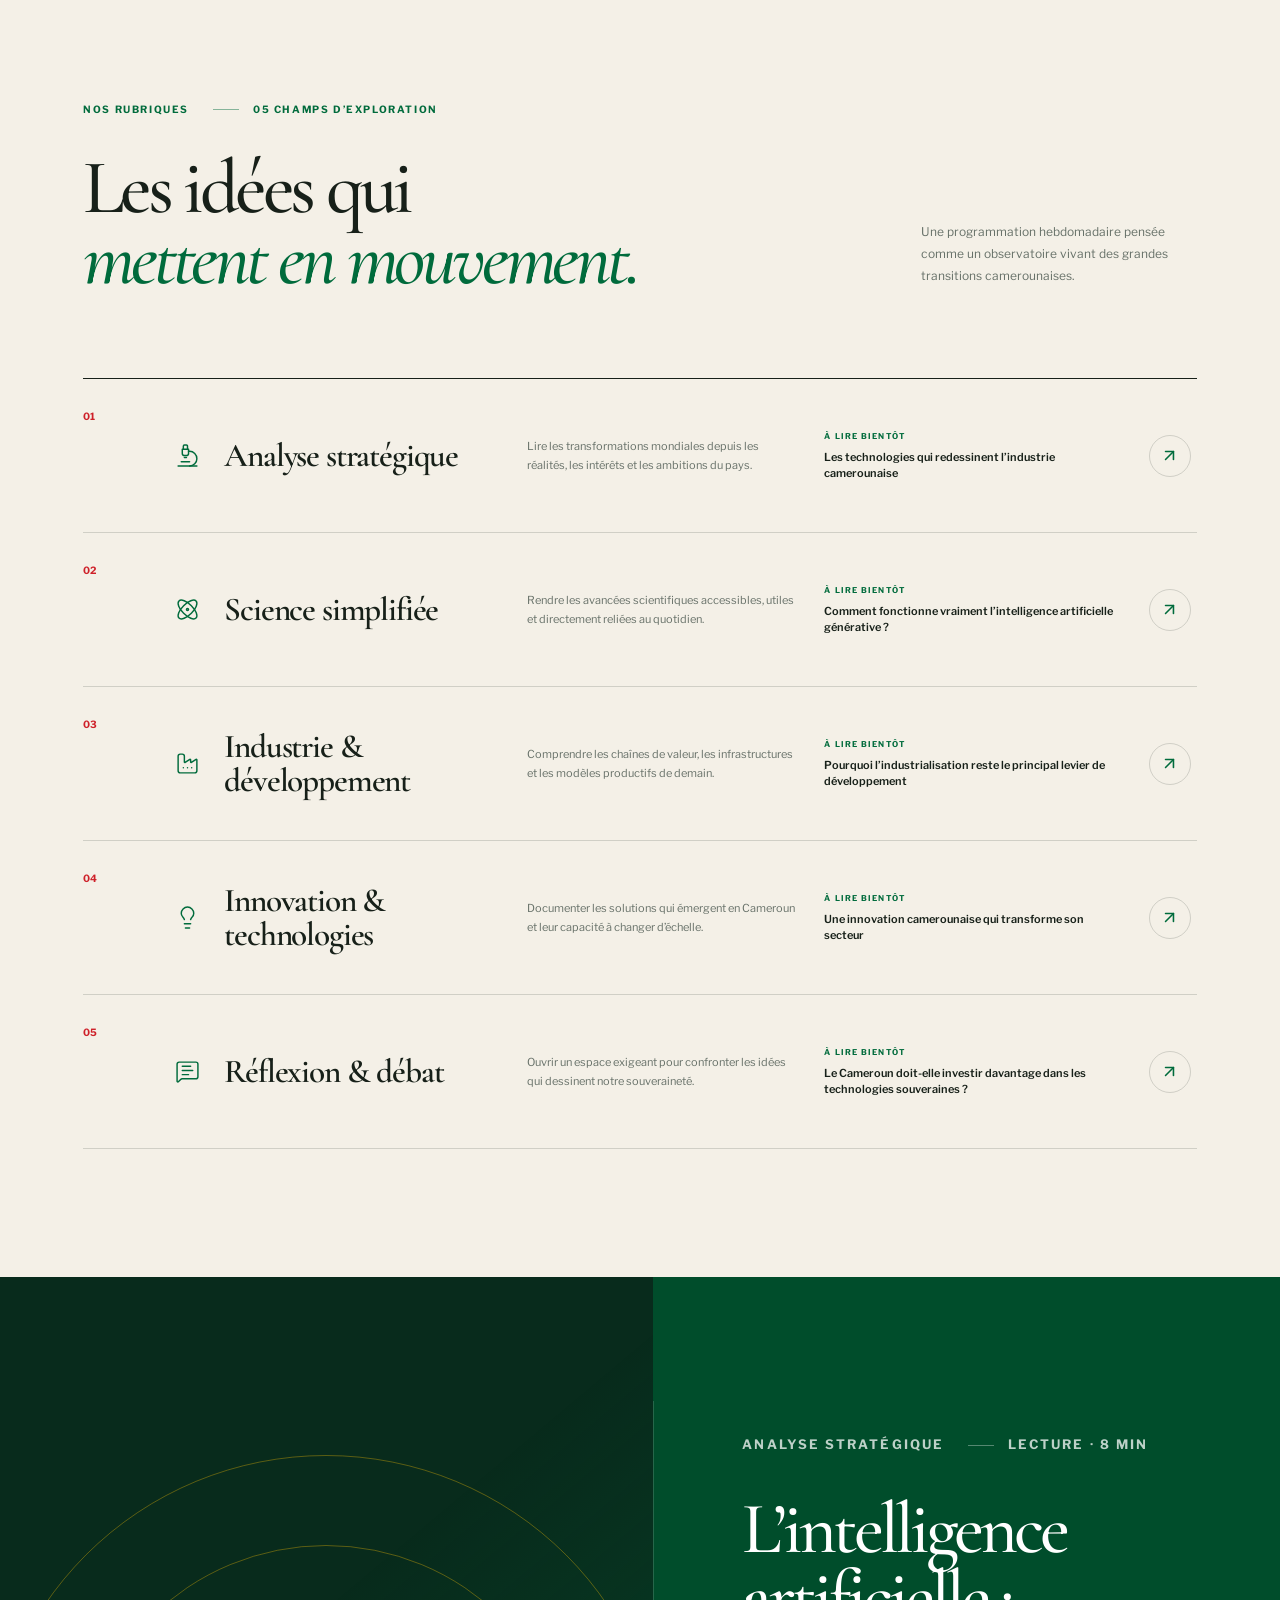
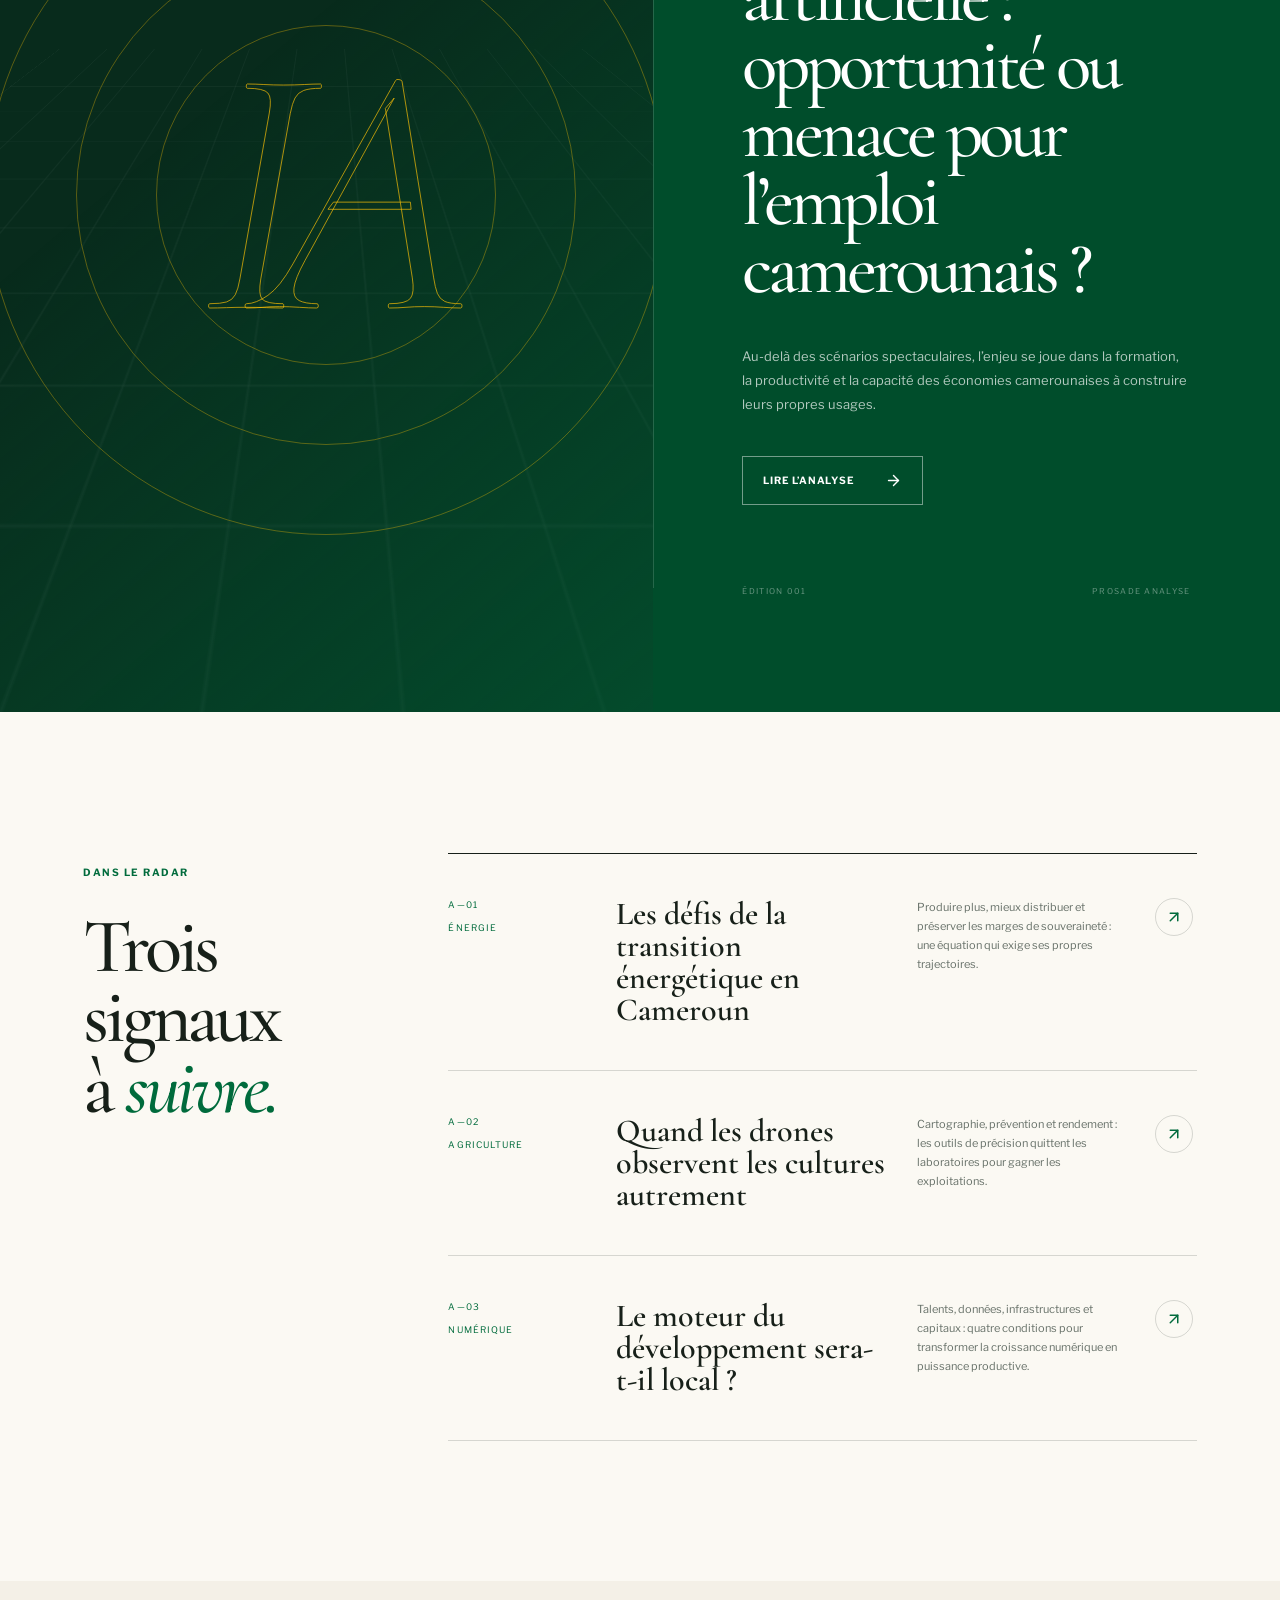
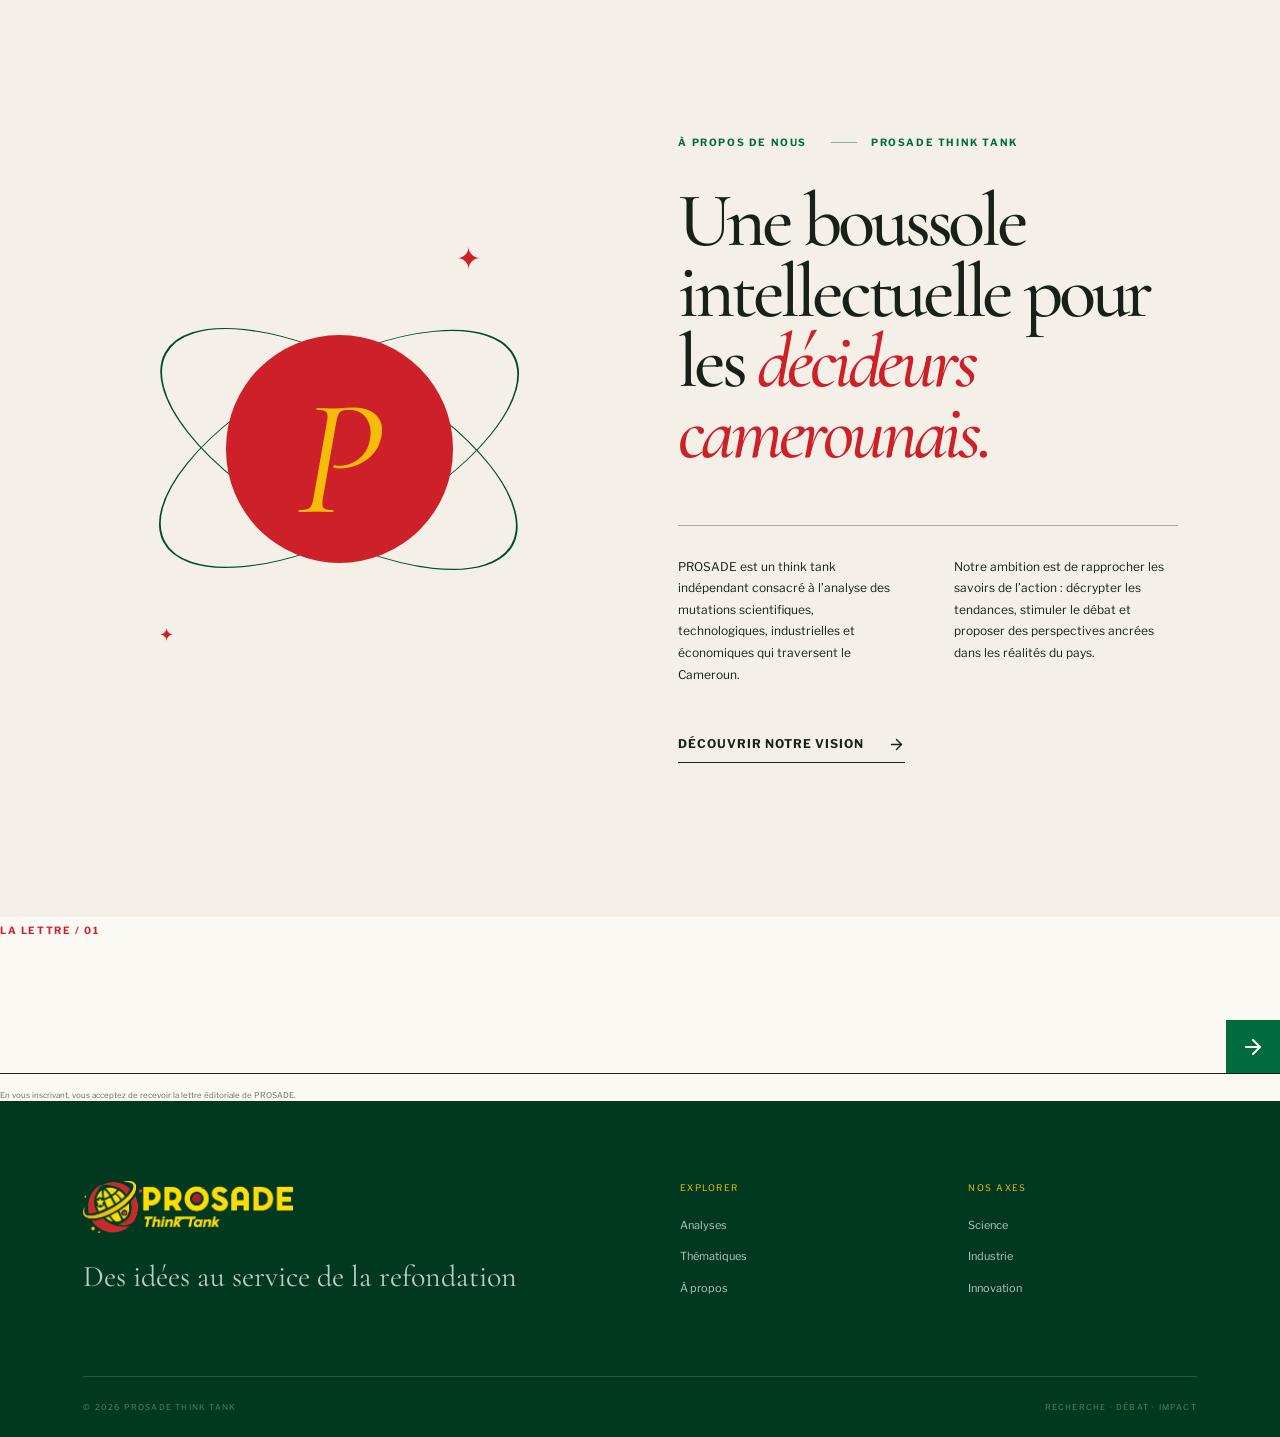
<file: PROSADE — Think Tank africain.html>
<!DOCTYPE html>
<!-- saved from url=(0032) -->
<html lang="fr"><head><meta http-equiv="Content-Type" content="text/html; charset=UTF-8"><meta name="viewport" content="width=device-width, initial-scale=1"><link rel="preload" as="image" href="./resources/prosade-logo-green.png"><link rel="preload" as="image" href="./resources/prosade-logo-yellow.png"><link rel="stylesheet" href="./resources/index-MCbqjA66.css" type="text/css" data-precedence="default"><title>PROSADE — Think Tank camerounais</title><meta name="description" content="PROSADE produit des analyses sur les transformations scientifiques, industrielles et technologiques qui façonnent l’avenir de le Cameroun."><meta name="theme-color" content="#006b3c"><link rel="modulepreload" href=""><link rel="modulepreload" href=""><style>
    @font-face {
      font-family: 'Nunito';
      src: url('chrome-extension://alglchohmdikgdjhafiicilegegieafa/fonts/Nunito-all.woff2') format('woff2');
      font-weight: 300 700;
      font-style: normal;
      font-display: swap;
    }
  </style></head><body><!--$--><main><header class="site-header"><a class="brand" href="index.html" aria-label="PROSADE — Accueil"><img src="./resources/prosade-logo-green.png" alt="PROSADE Think Tank"></a><nav class="nav-links" aria-label="Navigation principale"><a href="index.html#analyses">Analyses</a><a href="index.html#thematiques">Thématiques</a><a href="index.html#publications">Publications</a><a href="a-propos.html">À propos</a></nav><button class="menu-button" aria-expanded="false" aria-label="Ouvrir le menu"><svg xmlns="http://www.w3.org/2000/svg" width="24" height="24" viewBox="0 0 24 24" fill="none" stroke="currentColor" stroke-width="2" stroke-linecap="round" stroke-linejoin="round" class="lucide lucide-menu" aria-hidden="true"><path d="M4 5h16"></path><path d="M4 12h16"></path><path d="M4 19h16"></path></svg></button></header><section class="hero" id="accueil"><div class="hero-orbit orbit-one"></div><div class="hero-orbit orbit-two"></div><div class="hero-copy"><p class="eyebrow light"><span>Think tank camerounais</span><span>Idées · Science · Action</span></p><h1>Penser<br>le Cameroun.<br><em>Éclairer</em> le monde.</h1><p class="hero-intro">PROSADE produit des analyses indépendantes pour comprendre les ruptures scientifiques, industrielles et technologiques qui façonnent l’avenir du pays.</p><a class="text-link light-link" href="index.html#analyses">Découvrir nos travaux <svg xmlns="http://www.w3.org/2000/svg" width="17" height="17" viewBox="0 0 24 24" fill="none" stroke="currentColor" stroke-width="2" stroke-linecap="round" stroke-linejoin="round" class="lucide lucide-arrow-down" aria-hidden="true"><path d="M12 5v14"></path><path d="m19 12-7 7-7-7"></path></svg></a></div><div class="hero-visual" aria-hidden="true"><div class="pays-shape"><span class="map-dot dot-one"></span><span class="map-dot dot-two"></span><span class="map-dot dot-three"></span><span class="map-dot dot-four"></span><span class="map-line line-one"></span><span class="map-line line-two"></span></div><p class="visual-label">Observer les ruptures<br>depuis le pays</p></div><div class="hero-index"><span>PROSADE / 2026</span><span>Cameroun · Monde</span></div></section><section class="manifesto" id="analyses"><div class="section-marker">Notre conviction</div><div class="manifesto-statement"><span class="manifesto-number">01</span><p>Les transformations majeures ne doivent plus seulement être commentées depuis le Cameroun. Elles doivent aussi y être <em>comprises</em>, <em>discutées</em> et <em>orientées</em>.</p></div><div class="manifesto-note"><div class="red-disc"></div><p>Nous relions la recherche, l’économie réelle et le débat public pour faire émerger des lectures utiles aux décideurs, aux entrepreneurs et aux citoyens.</p></div></section><section class="themes-section" id="thematiques"><div class="section-heading-row"><div><p class="eyebrow dark"><span>Nos rubriques</span><span>05 champs d’exploration</span></p><h2>Les idées qui<br><em>mettent en mouvement.</em></h2></div><p class="heading-aside">Une programmation hebdomadaire pensée comme un observatoire vivant des grandes transitions camerounaises.</p></div><div class="themes-list"><article class="theme-row theme-analysis"><span class="theme-number">01</span><div class="theme-title-wrap"><svg xmlns="http://www.w3.org/2000/svg" width="25" height="25" viewBox="0 0 24 24" fill="none" stroke="currentColor" stroke-width="1.4" stroke-linecap="round" stroke-linejoin="round" class="lucide lucide-microscope theme-icon" aria-hidden="true"><path d="M6 18h8"></path><path d="M3 22h18"></path><path d="M14 22a7 7 0 1 0 0-14h-1"></path><path d="M9 14h2"></path><path d="M9 12a2 2 0 0 1-2-2V6h6v4a2 2 0 0 1-2 2Z"></path><path d="M12 6V3a1 1 0 0 0-1-1H9a1 1 0 0 0-1 1v3"></path></svg><h3>Analyse stratégique</h3></div><p class="theme-description">Lire les transformations mondiales depuis les réalités, les intérêts et les ambitions du pays.</p><div class="theme-prompt"><span>À lire bientôt</span><strong>Les technologies qui redessinent l’industrie camerounaise</strong></div><a class="circle-button" href="index.html#publications" aria-label="Découvrir la rubrique Analyse stratégique"><svg xmlns="http://www.w3.org/2000/svg" width="19" height="19" viewBox="0 0 24 24" fill="none" stroke="currentColor" stroke-width="2" stroke-linecap="round" stroke-linejoin="round" class="lucide lucide-arrow-up-right" aria-hidden="true"><path d="M7 7h10v10"></path><path d="M7 17 17 7"></path></svg></a></article><article class="theme-row theme-science"><span class="theme-number">02</span><div class="theme-title-wrap"><svg xmlns="http://www.w3.org/2000/svg" width="25" height="25" viewBox="0 0 24 24" fill="none" stroke="currentColor" stroke-width="1.4" stroke-linecap="round" stroke-linejoin="round" class="lucide lucide-atom theme-icon" aria-hidden="true"><circle cx="12" cy="12" r="1"></circle><path d="M20.2 20.2c2.04-2.03.02-7.36-4.5-11.9-4.54-4.52-9.87-6.54-11.9-4.5-2.04 2.03-.02 7.36 4.5 11.9 4.54 4.52 9.87 6.54 11.9 4.5Z"></path><path d="M15.7 15.7c4.52-4.54 6.54-9.87 4.5-11.9-2.03-2.04-7.36-.02-11.9 4.5-4.52 4.54-6.54 9.87-4.5 11.9 2.03 2.04 7.36.02 11.9-4.5Z"></path></svg><h3>Science simplifiée</h3></div><p class="theme-description">Rendre les avancées scientifiques accessibles, utiles et directement reliées au quotidien.</p><div class="theme-prompt"><span>À lire bientôt</span><strong>Comment fonctionne vraiment l’intelligence artificielle générative ?</strong></div><a class="circle-button" href="index.html#publications" aria-label="Découvrir la rubrique Science simplifiée"><svg xmlns="http://www.w3.org/2000/svg" width="19" height="19" viewBox="0 0 24 24" fill="none" stroke="currentColor" stroke-width="2" stroke-linecap="round" stroke-linejoin="round" class="lucide lucide-arrow-up-right" aria-hidden="true"><path d="M7 7h10v10"></path><path d="M7 17 17 7"></path></svg></a></article><article class="theme-row theme-industry"><span class="theme-number">03</span><div class="theme-title-wrap"><svg xmlns="http://www.w3.org/2000/svg" width="25" height="25" viewBox="0 0 24 24" fill="none" stroke="currentColor" stroke-width="1.4" stroke-linecap="round" stroke-linejoin="round" class="lucide lucide-factory theme-icon" aria-hidden="true"><path d="M12 16h.01"></path><path d="M16 16h.01"></path><path d="M3 19a2 2 0 0 0 2 2h14a2 2 0 0 0 2-2V8.5a.5.5 0 0 0-.769-.422l-4.462 2.844A.5.5 0 0 1 15 10.5v-2a.5.5 0 0 0-.769-.422L9.77 10.922A.5.5 0 0 1 9 10.5V5a2 2 0 0 0-2-2H5a2 2 0 0 0-2 2z"></path><path d="M8 16h.01"></path></svg><h3>Industrie &amp; développement</h3></div><p class="theme-description">Comprendre les chaînes de valeur, les infrastructures et les modèles productifs de demain.</p><div class="theme-prompt"><span>À lire bientôt</span><strong>Pourquoi l’industrialisation reste le principal levier de développement</strong></div><a class="circle-button" href="index.html#publications" aria-label="Découvrir la rubrique Industrie &amp; développement"><svg xmlns="http://www.w3.org/2000/svg" width="19" height="19" viewBox="0 0 24 24" fill="none" stroke="currentColor" stroke-width="2" stroke-linecap="round" stroke-linejoin="round" class="lucide lucide-arrow-up-right" aria-hidden="true"><path d="M7 7h10v10"></path><path d="M7 17 17 7"></path></svg></a></article><article class="theme-row theme-innovation"><span class="theme-number">04</span><div class="theme-title-wrap"><svg xmlns="http://www.w3.org/2000/svg" width="25" height="25" viewBox="0 0 24 24" fill="none" stroke="currentColor" stroke-width="1.4" stroke-linecap="round" stroke-linejoin="round" class="lucide lucide-lightbulb theme-icon" aria-hidden="true"><path d="M15 14c.2-1 .7-1.7 1.5-2.5 1-.9 1.5-2.2 1.5-3.5A6 6 0 0 0 6 8c0 1 .2 2.2 1.5 3.5.7.7 1.3 1.5 1.5 2.5"></path><path d="M9 18h6"></path><path d="M10 22h4"></path></svg><h3>Innovation &amp; technologies</h3></div><p class="theme-description">Documenter les solutions qui émergent en Cameroun et leur capacité à changer d’échelle.</p><div class="theme-prompt"><span>À lire bientôt</span><strong>Une innovation camerounaise qui transforme son secteur</strong></div><a class="circle-button" href="index.html#publications" aria-label="Découvrir la rubrique Innovation &amp; technologies"><svg xmlns="http://www.w3.org/2000/svg" width="19" height="19" viewBox="0 0 24 24" fill="none" stroke="currentColor" stroke-width="2" stroke-linecap="round" stroke-linejoin="round" class="lucide lucide-arrow-up-right" aria-hidden="true"><path d="M7 7h10v10"></path><path d="M7 17 17 7"></path></svg></a></article><article class="theme-row theme-debate"><span class="theme-number">05</span><div class="theme-title-wrap"><svg xmlns="http://www.w3.org/2000/svg" width="25" height="25" viewBox="0 0 24 24" fill="none" stroke="currentColor" stroke-width="1.4" stroke-linecap="round" stroke-linejoin="round" class="lucide lucide-message-square-text theme-icon" aria-hidden="true"><path d="M22 17a2 2 0 0 1-2 2H6.828a2 2 0 0 0-1.414.586l-2.202 2.202A.71.71 0 0 1 2 21.286V5a2 2 0 0 1 2-2h16a2 2 0 0 1 2 2z"></path><path d="M7 11h10"></path><path d="M7 15h6"></path><path d="M7 7h8"></path></svg><h3>Réflexion &amp; débat</h3></div><p class="theme-description">Ouvrir un espace exigeant pour confronter les idées qui dessinent notre souveraineté.</p><div class="theme-prompt"><span>À lire bientôt</span><strong>Le Cameroun doit-elle investir davantage dans les technologies souveraines ?</strong></div><a class="circle-button" href="index.html#publications" aria-label="Découvrir la rubrique Réflexion &amp; débat"><svg xmlns="http://www.w3.org/2000/svg" width="19" height="19" viewBox="0 0 24 24" fill="none" stroke="currentColor" stroke-width="2" stroke-linecap="round" stroke-linejoin="round" class="lucide lucide-arrow-up-right" aria-hidden="true"><path d="M7 7h10v10"></path><path d="M7 17 17 7"></path></svg></a></article></div></section><section class="featured" id="publications"><div class="featured-art" aria-hidden="true"><div class="circuit-grid"></div><div class="signal signal-one"></div><div class="signal signal-two"></div><div class="signal signal-three"></div><span>IA</span></div><div class="featured-copy"><p class="eyebrow light"><span>Analyse stratégique</span><span>Lecture · 8 min</span></p><h2>L’intelligence artificielle : opportunité ou menace pour l’emploi camerounais ?</h2><p>Au-delà des scénarios spectaculaires, l’enjeu se joue dans la formation, la productivité et la capacité des économies camerounaises à construire leurs propres usages.</p><a class="button-light" >Lire l’analyse <svg xmlns="http://www.w3.org/2000/svg" width="17" height="17" viewBox="0 0 24 24" fill="none" stroke="currentColor" stroke-width="2" stroke-linecap="round" stroke-linejoin="round" class="lucide lucide-arrow-right" aria-hidden="true"><path d="M5 12h14"></path><path d="m12 5 7 7-7 7"></path></svg></a><div class="featured-meta"><span>Édition 001</span><span>PROSADE Analyse</span></div></div></section><section class="dispatches-section"><div class="dispatches-heading"><p class="section-marker">Dans le radar</p><h2>Trois signaux<br>à <em>suivre.</em></h2></div><div class="dispatches-list"><article class="dispatch"><div class="dispatch-meta"><span>A—01</span><span>Énergie</span></div><h3>Les défis de la transition énergétique en Cameroun</h3><p>Produire plus, mieux distribuer et préserver les marges de souveraineté : une équation qui exige ses propres trajectoires.</p><a  aria-label="Lire : Les défis de la transition énergétique en Cameroun"><svg xmlns="http://www.w3.org/2000/svg" width="18" height="18" viewBox="0 0 24 24" fill="none" stroke="currentColor" stroke-width="2" stroke-linecap="round" stroke-linejoin="round" class="lucide lucide-arrow-up-right" aria-hidden="true"><path d="M7 7h10v10"></path><path d="M7 17 17 7"></path></svg></a></article><article class="dispatch"><div class="dispatch-meta"><span>A—02</span><span>Agriculture</span></div><h3>Quand les drones observent les cultures autrement</h3><p>Cartographie, prévention et rendement : les outils de précision quittent les laboratoires pour gagner les exploitations.</p><a  aria-label="Lire : Quand les drones observent les cultures autrement"><svg xmlns="http://www.w3.org/2000/svg" width="18" height="18" viewBox="0 0 24 24" fill="none" stroke="currentColor" stroke-width="2" stroke-linecap="round" stroke-linejoin="round" class="lucide lucide-arrow-up-right" aria-hidden="true"><path d="M7 7h10v10"></path><path d="M7 17 17 7"></path></svg></a></article><article class="dispatch"><div class="dispatch-meta"><span>A—03</span><span>Numérique</span></div><h3>Le moteur du développement sera-t-il local ?</h3><p>Talents, données, infrastructures et capitaux : quatre conditions pour transformer la croissance numérique en puissance productive.</p><a  aria-label="Lire : Le moteur du développement sera-t-il local ?"><svg xmlns="http://www.w3.org/2000/svg" width="18" height="18" viewBox="0 0 24 24" fill="none" stroke="currentColor" stroke-width="2" stroke-linecap="round" stroke-linejoin="round" class="lucide lucide-arrow-up-right" aria-hidden="true"><path d="M7 7h10v10"></path><path d="M7 17 17 7"></path></svg></a></article></div></section><section class="about-section" id="apropos"><div class="about-seal" aria-hidden="true"><div class="seal-ring ring-a"></div><div class="seal-ring ring-b"></div><div class="seal-core">P</div><span class="seal-star star-a">✦</span><span class="seal-star star-b">✦</span></div><div class="about-copy"><p class="eyebrow dark"><span>À propos de nous</span><span>PROSADE Think Tank</span></p><h2>Une boussole intellectuelle pour les <em>décideurs camerounais.</em></h2><div class="about-columns"><p>PROSADE est un think tank indépendant consacré à l’analyse des mutations scientifiques, technologiques, industrielles et économiques qui traversent le Cameroun.</p><p>Notre ambition est de rapprocher les savoirs de l’action : décrypter les tendances, stimuler le débat et proposer des perspectives ancrées dans les réalités du pays.</p></div><a class="text-link" >Découvrir notre vision <svg xmlns="http://www.w3.org/2000/svg" width="17" height="17" viewBox="0 0 24 24" fill="none" stroke="currentColor" stroke-width="2" stroke-linecap="round" stroke-linejoin="round" class="lucide lucide-arrow-right" aria-hidden="true"><path d="M5 12h14"></path><path d="m12 5 7 7-7 7"></path></svg></a></div></section><section class="" id=""><div class="-heading"><span class="issue-label">La lettre / 01</span><h2></h2></div><form class="-form"    ><input ><p ><label> <input tabindex="-1" autocomplete="off" ></label></p><label for="email"></label><div class="input-row"><input id="email"  placeholder="" aria-label="Votre adresse e-mail" required="" name="email"><button type="submit" aria-label="S’inscrire à la lettre PROSADE"><svg xmlns="http://www.w3.org/2000/svg" width="24" height="24" viewBox="0 0 24 24" fill="none" stroke="currentColor" stroke-width="2" stroke-linecap="round" stroke-linejoin="round" class="lucide lucide-arrow-right" aria-hidden="true"><path d="M5 12h14"></path><path d="m12 5 7 7-7 7"></path></svg></button></div><p class="subscription-note" aria-live="polite">En vous inscrivant, vous acceptez de recevoir la lettre éditoriale de PROSADE.</p></form></section><footer><div class="footer-brand"><img src="./resources/prosade-logo-yellow.png" alt="PROSADE Think Tank"><p>Des idées au service de la refondation</p></div><div class="footer-links"><div><span>Explorer</span><a href="index.html#analyses">Analyses</a><a href="index.html#thematiques">Thématiques</a><a href="a-propos.html">À propos</a></div><div><span>Nos axes</span><a href="index.html#thematiques">Science</a><a href="index.html#thematiques">Industrie</a><a href="index.html#thematiques">Innovation</a></div></div><div class="footer-bottom"><span>© 2026 PROSADE Think Tank</span><span>Recherche · Débat · Impact</span></div></footer></main><!--/$-->
</body></html>
</file>
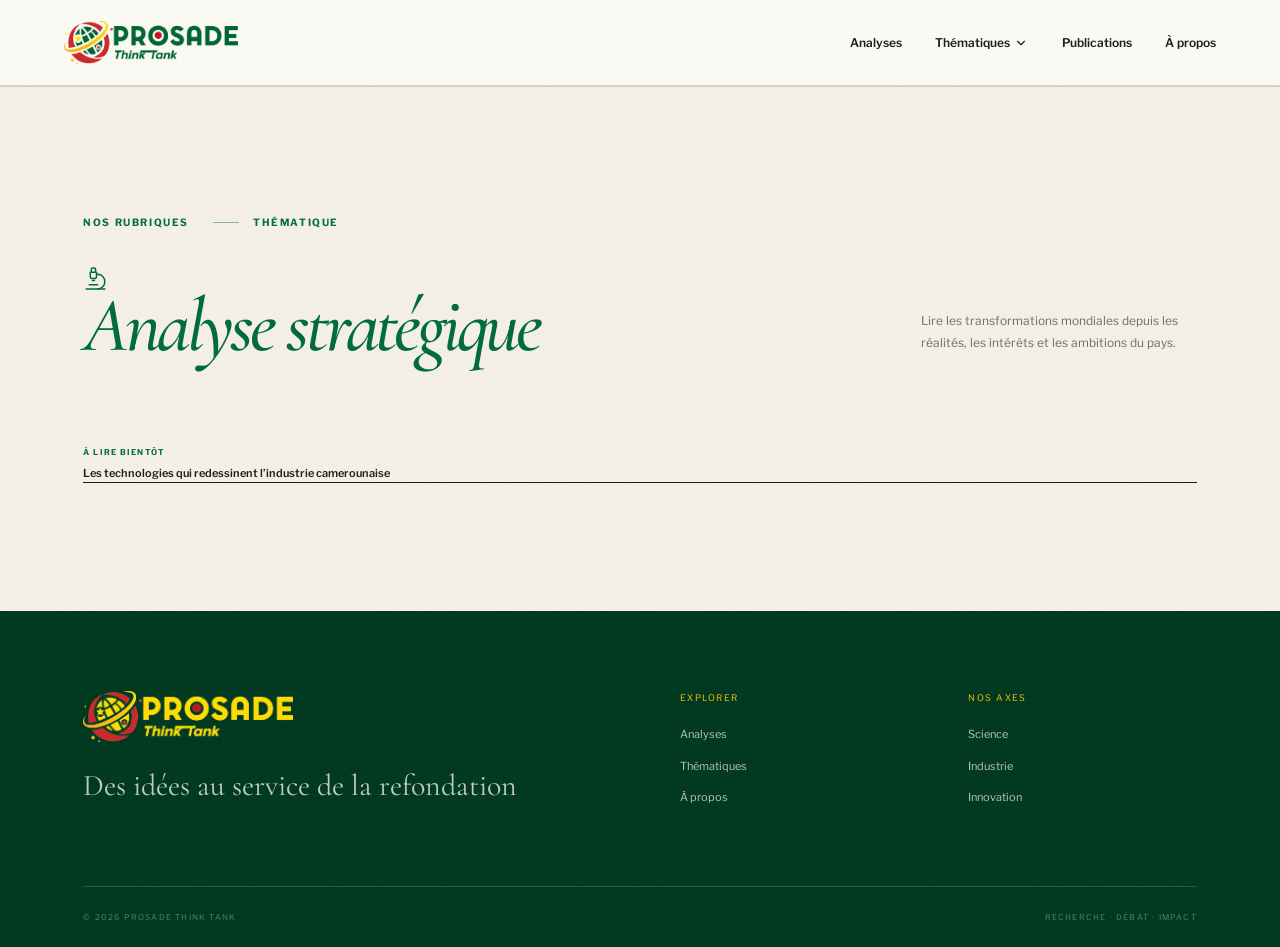
<file: thematique-analyse-strategique.html>
<!DOCTYPE html>
<html lang="fr"><head><meta http-equiv="Content-Type" content="text/html; charset=UTF-8"><meta name="viewport" content="width=device-width, initial-scale=1"><link rel="preload" as="image" href="./resources/prosade-logo-green.png"><link rel="preload" as="image" href="./resources/prosade-logo-yellow.png"><link rel="stylesheet" href="./resources/index-MCbqjA66.css" type="text/css" data-precedence="default"><title>Analyse stratégique — PROSADE Think Tank</title><meta name="description" content="PROSADE — Rubrique Analyse stratégique : Lire les transformations mondiales depuis les réalités, les intérêts et les ambitions du pays."><meta name="theme-color" content="#006b3c"><link rel="modulepreload" href=""><link rel="modulepreload" href=""><style>
    @font-face {
      font-family: 'Nunito';
      src: url('chrome-extension://alglchohmdikgdjhafiicilegegieafa/fonts/Nunito-all.woff2') format('woff2');
      font-weight: 300 700;
      font-style: normal;
      font-display: swap;
    }
    .nav-item-dropdown{position:relative;display:inline-flex;align-items:center;}
    .nav-dropdown-toggle{display:inline-flex;align-items:center;gap:4px;background:none;border:none;font:inherit;color:inherit;cursor:pointer;padding:0;}
    .nav-dropdown-toggle .chevron{transition:transform .2s ease;}
    .nav-item-dropdown:hover .chevron,.nav-item-dropdown.is-open .chevron{transform:rotate(180deg);}
    .dropdown-menu{position:absolute;top:100%;left:0;margin-top:14px;background:#ffffff;border-radius:14px;box-shadow:0 18px 44px rgba(0,20,10,0.18);padding:8px;min-width:250px;list-style:none;opacity:0;visibility:hidden;transform:translateY(-8px);transition:opacity .18s ease,transform .18s ease,visibility .18s ease;z-index:80;}
    .nav-item-dropdown:hover .dropdown-menu,.nav-item-dropdown:focus-within .dropdown-menu,.nav-item-dropdown.is-open .dropdown-menu{opacity:1;visibility:visible;transform:translateY(0);}
    .dropdown-menu li{margin:0;}
    .dropdown-menu a{display:block;padding:11px 14px;border-radius:9px;color:#0b2e1d;text-decoration:none;font-size:.95rem;line-height:1.3;white-space:nowrap;}
    .dropdown-menu a:hover,.dropdown-menu a:focus{background:#eef4f0;color:#006b3c;}
    @media (max-width:860px){.dropdown-menu{position:static;box-shadow:none;opacity:1;visibility:visible;transform:none;display:none;margin-top:6px;padding-left:8px;}
      .nav-item-dropdown.is-open .dropdown-menu{display:block;}}
  </style></head><body><!--$--><main><header class="site-header"><a class="brand" href="index.html" aria-label="PROSADE — Accueil"><img src="./resources/prosade-logo-green.png" alt="PROSADE Think Tank"></a><nav class="nav-links" aria-label="Navigation principale"><a href="index.html#analyses">Analyses</a><div class="nav-item-dropdown"><button type="button" class="nav-dropdown-toggle" aria-haspopup="true" aria-expanded="false">Thématiques <svg xmlns="http://www.w3.org/2000/svg" width="14" height="14" viewBox="0 0 24 24" fill="none" stroke="currentColor" stroke-width="2" stroke-linecap="round" stroke-linejoin="round" class="lucide lucide-chevron-down chevron" aria-hidden="true"><path d="m6 9 6 6 6-6"></path></svg></button><ul class="dropdown-menu" role="menu"><li role="none"><a role="menuitem" href="thematique-analyse-strategique.html">Analyse stratégique</a></li><li role="none"><a role="menuitem" href="thematique-vulgarisation-scientifique.html">Vulgarisation scientifique</a></li><li role="none"><a role="menuitem" href="thematique-industrie-developpement.html">Industrie &amp; Développement</a></li><li role="none"><a role="menuitem" href="thematique-innovation-technologies.html">Innovation &amp; Technologies</a></li><li role="none"><a role="menuitem" href="thematique-reflexion-debat.html">Réflexion &amp; Débat</a></li></ul></div><a href="index.html#publications">Publications</a><a href="a-propos.html">À propos</a></nav><button class="menu-button" aria-expanded="false" aria-label="Ouvrir le menu"><svg xmlns="http://www.w3.org/2000/svg" width="24" height="24" viewBox="0 0 24 24" fill="none" stroke="currentColor" stroke-width="2" stroke-linecap="round" stroke-linejoin="round" class="lucide lucide-menu" aria-hidden="true"><path d="M4 5h16"></path><path d="M4 12h16"></path><path d="M4 19h16"></path></svg></button></header><section class="themes-section" id="rubrique"><div class="section-heading-row"><div><p class="eyebrow dark"><span>Nos rubriques</span><span>Thématique</span></p><h2><svg xmlns="http://www.w3.org/2000/svg" width="25" height="25" viewBox="0 0 24 24" fill="none" stroke="currentColor" stroke-width="1.4" stroke-linecap="round" stroke-linejoin="round" class="lucide lucide-microscope theme-icon" aria-hidden="true"><path d="M6 18h8"></path><path d="M3 22h18"></path><path d="M14 22a7 7 0 1 0 0-14h-1"></path><path d="M9 14h2"></path><path d="M9 12a2 2 0 0 1-2-2V6h6v4a2 2 0 0 1-2 2Z"></path><path d="M12 6V3a1 1 0 0 0-1-1H9a1 1 0 0 0-1 1v3"></path></svg><em>Analyse stratégique</em></h2></div><p class="heading-aside">Lire les transformations mondiales depuis les réalités, les intérêts et les ambitions du pays.</p></div><div class="theme-prompt"><span>À lire bientôt</span><strong>Les technologies qui redessinent l’industrie camerounaise</strong></div><div class="dispatches-list">
<!-- Espace réservé : les publications de la rubrique "Analyse stratégique" seront ajoutées ici. -->
</div></section><footer><div class="footer-brand"><img src="./resources/prosade-logo-yellow.png" alt="PROSADE Think Tank"><p>Des idées au service de la refondation</p></div><div class="footer-links"><div><span>Explorer</span><a href="index.html#analyses">Analyses</a><a href="index.html#thematiques">Thématiques</a><a href="a-propos.html">À propos</a></div><div><span>Nos axes</span><a href="index.html#thematiques">Science</a><a href="index.html#thematiques">Industrie</a><a href="index.html#thematiques">Innovation</a></div></div><div class="footer-bottom"><span>© 2026 PROSADE Think Tank</span><span>Recherche · Débat · Impact</span></div></footer></main><!--/$--><script>
(function(){
  var item = document.querySelector('.nav-item-dropdown');
  if(!item) return;
  var toggle = item.querySelector('.nav-dropdown-toggle');
  function close(){ item.classList.remove('is-open'); toggle.setAttribute('aria-expanded','false'); }
  function open(){ item.classList.add('is-open'); toggle.setAttribute('aria-expanded','true'); }
  toggle.addEventListener('click', function(e){
    e.stopPropagation();
    if(item.classList.contains('is-open')) close(); else open();
  });
  document.addEventListener('click', function(e){
    if(!item.contains(e.target)) close();
  });
  document.addEventListener('keydown', function(e){
    if(e.key === 'Escape') close();
  });
})();
</script></body></html>
</file>
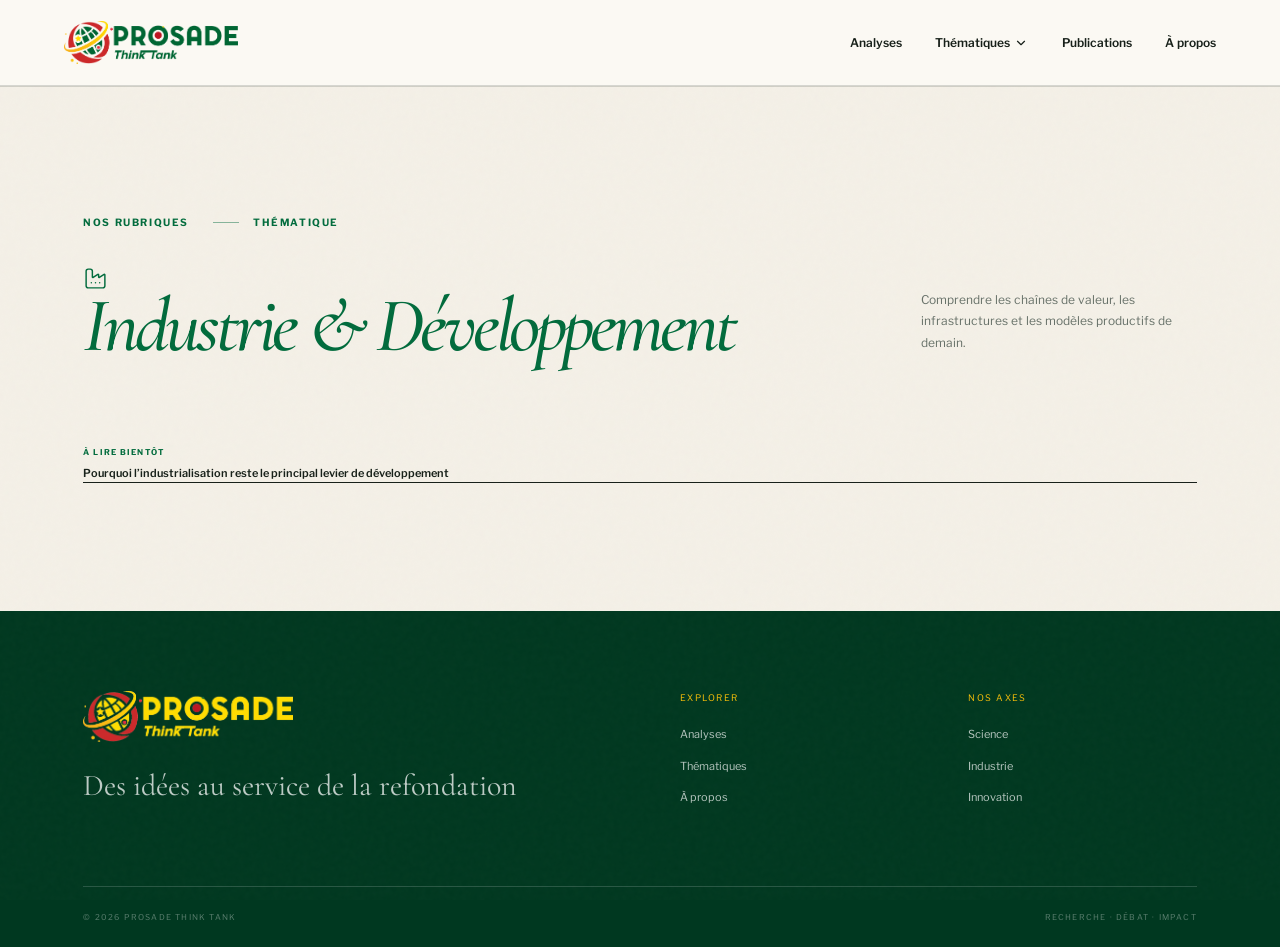
<file: thematique-industrie-developpement.html>
<!DOCTYPE html>
<html lang="fr"><head><meta http-equiv="Content-Type" content="text/html; charset=UTF-8"><meta name="viewport" content="width=device-width, initial-scale=1"><link rel="preload" as="image" href="./resources/prosade-logo-green.png"><link rel="preload" as="image" href="./resources/prosade-logo-yellow.png"><link rel="stylesheet" href="./resources/index-MCbqjA66.css" type="text/css" data-precedence="default"><title>Industrie & Développement — PROSADE Think Tank</title><meta name="description" content="PROSADE — Rubrique Industrie & Développement : Comprendre les chaînes de valeur, les infrastructures et les modèles productifs de demain."><meta name="theme-color" content="#006b3c"><link rel="modulepreload" href=""><link rel="modulepreload" href=""><style>
    @font-face {
      font-family: 'Nunito';
      src: url('chrome-extension://alglchohmdikgdjhafiicilegegieafa/fonts/Nunito-all.woff2') format('woff2');
      font-weight: 300 700;
      font-style: normal;
      font-display: swap;
    }
    .nav-item-dropdown{position:relative;display:inline-flex;align-items:center;}
    .nav-dropdown-toggle{display:inline-flex;align-items:center;gap:4px;background:none;border:none;font:inherit;color:inherit;cursor:pointer;padding:0;}
    .nav-dropdown-toggle .chevron{transition:transform .2s ease;}
    .nav-item-dropdown:hover .chevron,.nav-item-dropdown.is-open .chevron{transform:rotate(180deg);}
    .dropdown-menu{position:absolute;top:100%;left:0;margin-top:14px;background:#ffffff;border-radius:14px;box-shadow:0 18px 44px rgba(0,20,10,0.18);padding:8px;min-width:250px;list-style:none;opacity:0;visibility:hidden;transform:translateY(-8px);transition:opacity .18s ease,transform .18s ease,visibility .18s ease;z-index:80;}
    .nav-item-dropdown:hover .dropdown-menu,.nav-item-dropdown:focus-within .dropdown-menu,.nav-item-dropdown.is-open .dropdown-menu{opacity:1;visibility:visible;transform:translateY(0);}
    .dropdown-menu li{margin:0;}
    .dropdown-menu a{display:block;padding:11px 14px;border-radius:9px;color:#0b2e1d;text-decoration:none;font-size:.95rem;line-height:1.3;white-space:nowrap;}
    .dropdown-menu a:hover,.dropdown-menu a:focus{background:#eef4f0;color:#006b3c;}
    @media (max-width:860px){.dropdown-menu{position:static;box-shadow:none;opacity:1;visibility:visible;transform:none;display:none;margin-top:6px;padding-left:8px;}
      .nav-item-dropdown.is-open .dropdown-menu{display:block;}}
  </style></head><body><!--$--><main><header class="site-header"><a class="brand" href="index.html" aria-label="PROSADE — Accueil"><img src="./resources/prosade-logo-green.png" alt="PROSADE Think Tank"></a><nav class="nav-links" aria-label="Navigation principale"><a href="index.html#analyses">Analyses</a><div class="nav-item-dropdown"><button type="button" class="nav-dropdown-toggle" aria-haspopup="true" aria-expanded="false">Thématiques <svg xmlns="http://www.w3.org/2000/svg" width="14" height="14" viewBox="0 0 24 24" fill="none" stroke="currentColor" stroke-width="2" stroke-linecap="round" stroke-linejoin="round" class="lucide lucide-chevron-down chevron" aria-hidden="true"><path d="m6 9 6 6 6-6"></path></svg></button><ul class="dropdown-menu" role="menu"><li role="none"><a role="menuitem" href="thematique-analyse-strategique.html">Analyse stratégique</a></li><li role="none"><a role="menuitem" href="thematique-vulgarisation-scientifique.html">Vulgarisation scientifique</a></li><li role="none"><a role="menuitem" href="thematique-industrie-developpement.html">Industrie &amp; Développement</a></li><li role="none"><a role="menuitem" href="thematique-innovation-technologies.html">Innovation &amp; Technologies</a></li><li role="none"><a role="menuitem" href="thematique-reflexion-debat.html">Réflexion &amp; Débat</a></li></ul></div><a href="index.html#publications">Publications</a><a href="a-propos.html">À propos</a></nav><button class="menu-button" aria-expanded="false" aria-label="Ouvrir le menu"><svg xmlns="http://www.w3.org/2000/svg" width="24" height="24" viewBox="0 0 24 24" fill="none" stroke="currentColor" stroke-width="2" stroke-linecap="round" stroke-linejoin="round" class="lucide lucide-menu" aria-hidden="true"><path d="M4 5h16"></path><path d="M4 12h16"></path><path d="M4 19h16"></path></svg></button></header><section class="themes-section" id="rubrique"><div class="section-heading-row"><div><p class="eyebrow dark"><span>Nos rubriques</span><span>Thématique</span></p><h2><svg xmlns="http://www.w3.org/2000/svg" width="25" height="25" viewBox="0 0 24 24" fill="none" stroke="currentColor" stroke-width="1.4" stroke-linecap="round" stroke-linejoin="round" class="lucide lucide-factory theme-icon" aria-hidden="true"><path d="M12 16h.01"></path><path d="M16 16h.01"></path><path d="M3 19a2 2 0 0 0 2 2h14a2 2 0 0 0 2-2V8.5a.5.5 0 0 0-.769-.422l-4.462 2.844A.5.5 0 0 1 15 10.5v-2a.5.5 0 0 0-.769-.422L9.77 10.922A.5.5 0 0 1 9 10.5V5a2 2 0 0 0-2-2H5a2 2 0 0 0-2 2z"></path><path d="M8 16h.01"></path></svg><em>Industrie & Développement</em></h2></div><p class="heading-aside">Comprendre les chaînes de valeur, les infrastructures et les modèles productifs de demain.</p></div><div class="theme-prompt"><span>À lire bientôt</span><strong>Pourquoi l’industrialisation reste le principal levier de développement</strong></div><div class="dispatches-list">
<!-- Espace réservé : les publications de la rubrique "Industrie & Développement" seront ajoutées ici. -->
</div></section><footer><div class="footer-brand"><img src="./resources/prosade-logo-yellow.png" alt="PROSADE Think Tank"><p>Des idées au service de la refondation</p></div><div class="footer-links"><div><span>Explorer</span><a href="index.html#analyses">Analyses</a><a href="index.html#thematiques">Thématiques</a><a href="a-propos.html">À propos</a></div><div><span>Nos axes</span><a href="index.html#thematiques">Science</a><a href="index.html#thematiques">Industrie</a><a href="index.html#thematiques">Innovation</a></div></div><div class="footer-bottom"><span>© 2026 PROSADE Think Tank</span><span>Recherche · Débat · Impact</span></div></footer></main><!--/$--><script>
(function(){
  var item = document.querySelector('.nav-item-dropdown');
  if(!item) return;
  var toggle = item.querySelector('.nav-dropdown-toggle');
  function close(){ item.classList.remove('is-open'); toggle.setAttribute('aria-expanded','false'); }
  function open(){ item.classList.add('is-open'); toggle.setAttribute('aria-expanded','true'); }
  toggle.addEventListener('click', function(e){
    e.stopPropagation();
    if(item.classList.contains('is-open')) close(); else open();
  });
  document.addEventListener('click', function(e){
    if(!item.contains(e.target)) close();
  });
  document.addEventListener('keydown', function(e){
    if(e.key === 'Escape') close();
  });
})();
</script></body></html>
</file>
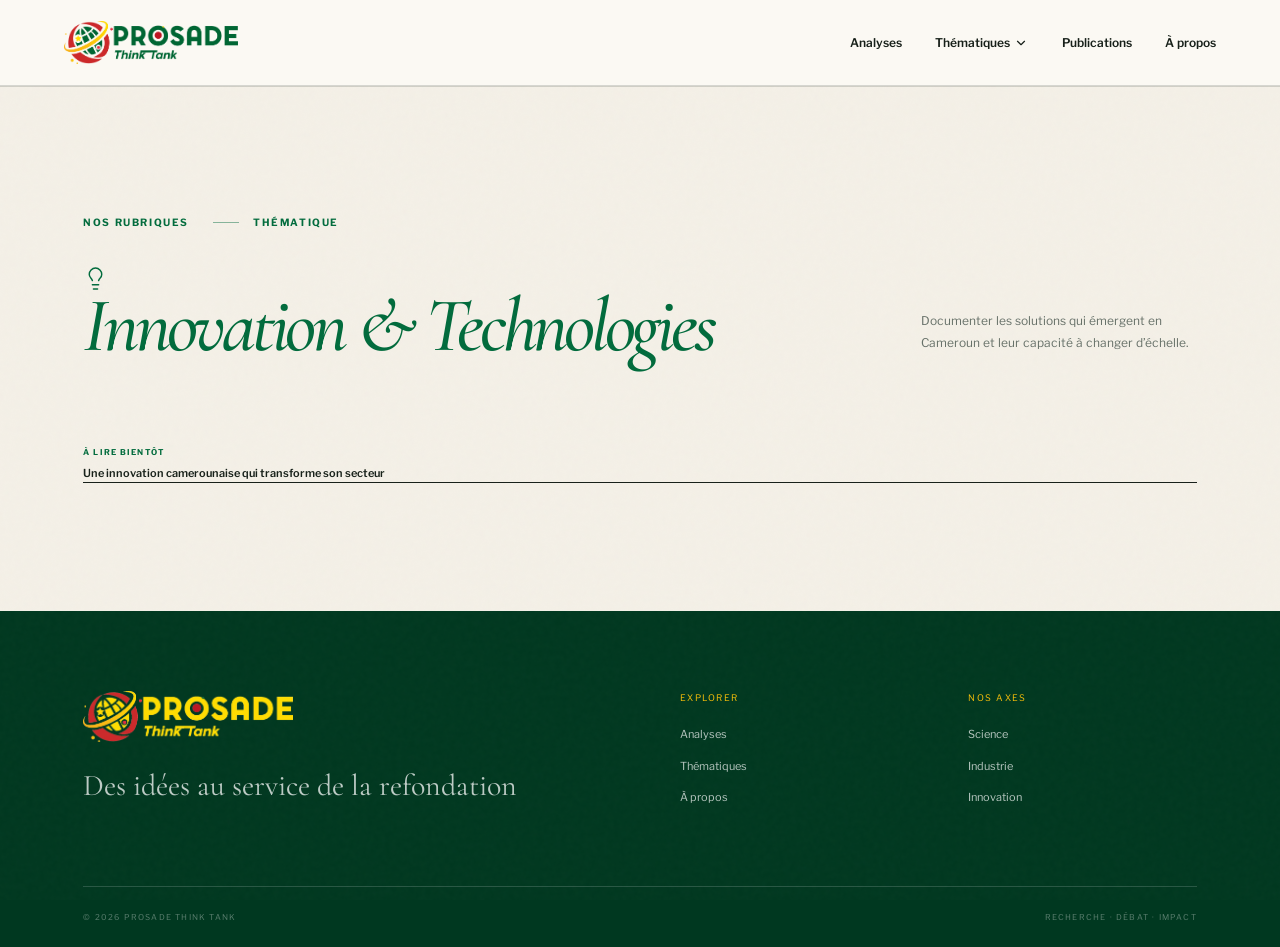
<file: thematique-innovation-technologies.html>
<!DOCTYPE html>
<html lang="fr"><head><meta http-equiv="Content-Type" content="text/html; charset=UTF-8"><meta name="viewport" content="width=device-width, initial-scale=1"><link rel="preload" as="image" href="./resources/prosade-logo-green.png"><link rel="preload" as="image" href="./resources/prosade-logo-yellow.png"><link rel="stylesheet" href="./resources/index-MCbqjA66.css" type="text/css" data-precedence="default"><title>Innovation & Technologies — PROSADE Think Tank</title><meta name="description" content="PROSADE — Rubrique Innovation & Technologies : Documenter les solutions qui émergent en Cameroun et leur capacité à changer d’échelle."><meta name="theme-color" content="#006b3c"><link rel="modulepreload" href=""><link rel="modulepreload" href=""><style>
    @font-face {
      font-family: 'Nunito';
      src: url('chrome-extension://alglchohmdikgdjhafiicilegegieafa/fonts/Nunito-all.woff2') format('woff2');
      font-weight: 300 700;
      font-style: normal;
      font-display: swap;
    }
    .nav-item-dropdown{position:relative;display:inline-flex;align-items:center;}
    .nav-dropdown-toggle{display:inline-flex;align-items:center;gap:4px;background:none;border:none;font:inherit;color:inherit;cursor:pointer;padding:0;}
    .nav-dropdown-toggle .chevron{transition:transform .2s ease;}
    .nav-item-dropdown:hover .chevron,.nav-item-dropdown.is-open .chevron{transform:rotate(180deg);}
    .dropdown-menu{position:absolute;top:100%;left:0;margin-top:14px;background:#ffffff;border-radius:14px;box-shadow:0 18px 44px rgba(0,20,10,0.18);padding:8px;min-width:250px;list-style:none;opacity:0;visibility:hidden;transform:translateY(-8px);transition:opacity .18s ease,transform .18s ease,visibility .18s ease;z-index:80;}
    .nav-item-dropdown:hover .dropdown-menu,.nav-item-dropdown:focus-within .dropdown-menu,.nav-item-dropdown.is-open .dropdown-menu{opacity:1;visibility:visible;transform:translateY(0);}
    .dropdown-menu li{margin:0;}
    .dropdown-menu a{display:block;padding:11px 14px;border-radius:9px;color:#0b2e1d;text-decoration:none;font-size:.95rem;line-height:1.3;white-space:nowrap;}
    .dropdown-menu a:hover,.dropdown-menu a:focus{background:#eef4f0;color:#006b3c;}
    @media (max-width:860px){.dropdown-menu{position:static;box-shadow:none;opacity:1;visibility:visible;transform:none;display:none;margin-top:6px;padding-left:8px;}
      .nav-item-dropdown.is-open .dropdown-menu{display:block;}}
  </style></head><body><!--$--><main><header class="site-header"><a class="brand" href="index.html" aria-label="PROSADE — Accueil"><img src="./resources/prosade-logo-green.png" alt="PROSADE Think Tank"></a><nav class="nav-links" aria-label="Navigation principale"><a href="index.html#analyses">Analyses</a><div class="nav-item-dropdown"><button type="button" class="nav-dropdown-toggle" aria-haspopup="true" aria-expanded="false">Thématiques <svg xmlns="http://www.w3.org/2000/svg" width="14" height="14" viewBox="0 0 24 24" fill="none" stroke="currentColor" stroke-width="2" stroke-linecap="round" stroke-linejoin="round" class="lucide lucide-chevron-down chevron" aria-hidden="true"><path d="m6 9 6 6 6-6"></path></svg></button><ul class="dropdown-menu" role="menu"><li role="none"><a role="menuitem" href="thematique-analyse-strategique.html">Analyse stratégique</a></li><li role="none"><a role="menuitem" href="thematique-vulgarisation-scientifique.html">Vulgarisation scientifique</a></li><li role="none"><a role="menuitem" href="thematique-industrie-developpement.html">Industrie &amp; Développement</a></li><li role="none"><a role="menuitem" href="thematique-innovation-technologies.html">Innovation &amp; Technologies</a></li><li role="none"><a role="menuitem" href="thematique-reflexion-debat.html">Réflexion &amp; Débat</a></li></ul></div><a href="index.html#publications">Publications</a><a href="a-propos.html">À propos</a></nav><button class="menu-button" aria-expanded="false" aria-label="Ouvrir le menu"><svg xmlns="http://www.w3.org/2000/svg" width="24" height="24" viewBox="0 0 24 24" fill="none" stroke="currentColor" stroke-width="2" stroke-linecap="round" stroke-linejoin="round" class="lucide lucide-menu" aria-hidden="true"><path d="M4 5h16"></path><path d="M4 12h16"></path><path d="M4 19h16"></path></svg></button></header><section class="themes-section" id="rubrique"><div class="section-heading-row"><div><p class="eyebrow dark"><span>Nos rubriques</span><span>Thématique</span></p><h2><svg xmlns="http://www.w3.org/2000/svg" width="25" height="25" viewBox="0 0 24 24" fill="none" stroke="currentColor" stroke-width="1.4" stroke-linecap="round" stroke-linejoin="round" class="lucide lucide-lightbulb theme-icon" aria-hidden="true"><path d="M15 14c.2-1 .7-1.7 1.5-2.5 1-.9 1.5-2.2 1.5-3.5A6 6 0 0 0 6 8c0 1 .2 2.2 1.5 3.5.7.7 1.3 1.5 1.5 2.5"></path><path d="M9 18h6"></path><path d="M10 22h4"></path></svg><em>Innovation & Technologies</em></h2></div><p class="heading-aside">Documenter les solutions qui émergent en Cameroun et leur capacité à changer d’échelle.</p></div><div class="theme-prompt"><span>À lire bientôt</span><strong>Une innovation camerounaise qui transforme son secteur</strong></div><div class="dispatches-list">
<!-- Espace réservé : les publications de la rubrique "Innovation & Technologies" seront ajoutées ici. -->
</div></section><footer><div class="footer-brand"><img src="./resources/prosade-logo-yellow.png" alt="PROSADE Think Tank"><p>Des idées au service de la refondation</p></div><div class="footer-links"><div><span>Explorer</span><a href="index.html#analyses">Analyses</a><a href="index.html#thematiques">Thématiques</a><a href="a-propos.html">À propos</a></div><div><span>Nos axes</span><a href="index.html#thematiques">Science</a><a href="index.html#thematiques">Industrie</a><a href="index.html#thematiques">Innovation</a></div></div><div class="footer-bottom"><span>© 2026 PROSADE Think Tank</span><span>Recherche · Débat · Impact</span></div></footer></main><!--/$--><script>
(function(){
  var item = document.querySelector('.nav-item-dropdown');
  if(!item) return;
  var toggle = item.querySelector('.nav-dropdown-toggle');
  function close(){ item.classList.remove('is-open'); toggle.setAttribute('aria-expanded','false'); }
  function open(){ item.classList.add('is-open'); toggle.setAttribute('aria-expanded','true'); }
  toggle.addEventListener('click', function(e){
    e.stopPropagation();
    if(item.classList.contains('is-open')) close(); else open();
  });
  document.addEventListener('click', function(e){
    if(!item.contains(e.target)) close();
  });
  document.addEventListener('keydown', function(e){
    if(e.key === 'Escape') close();
  });
})();
</script></body></html>
</file>
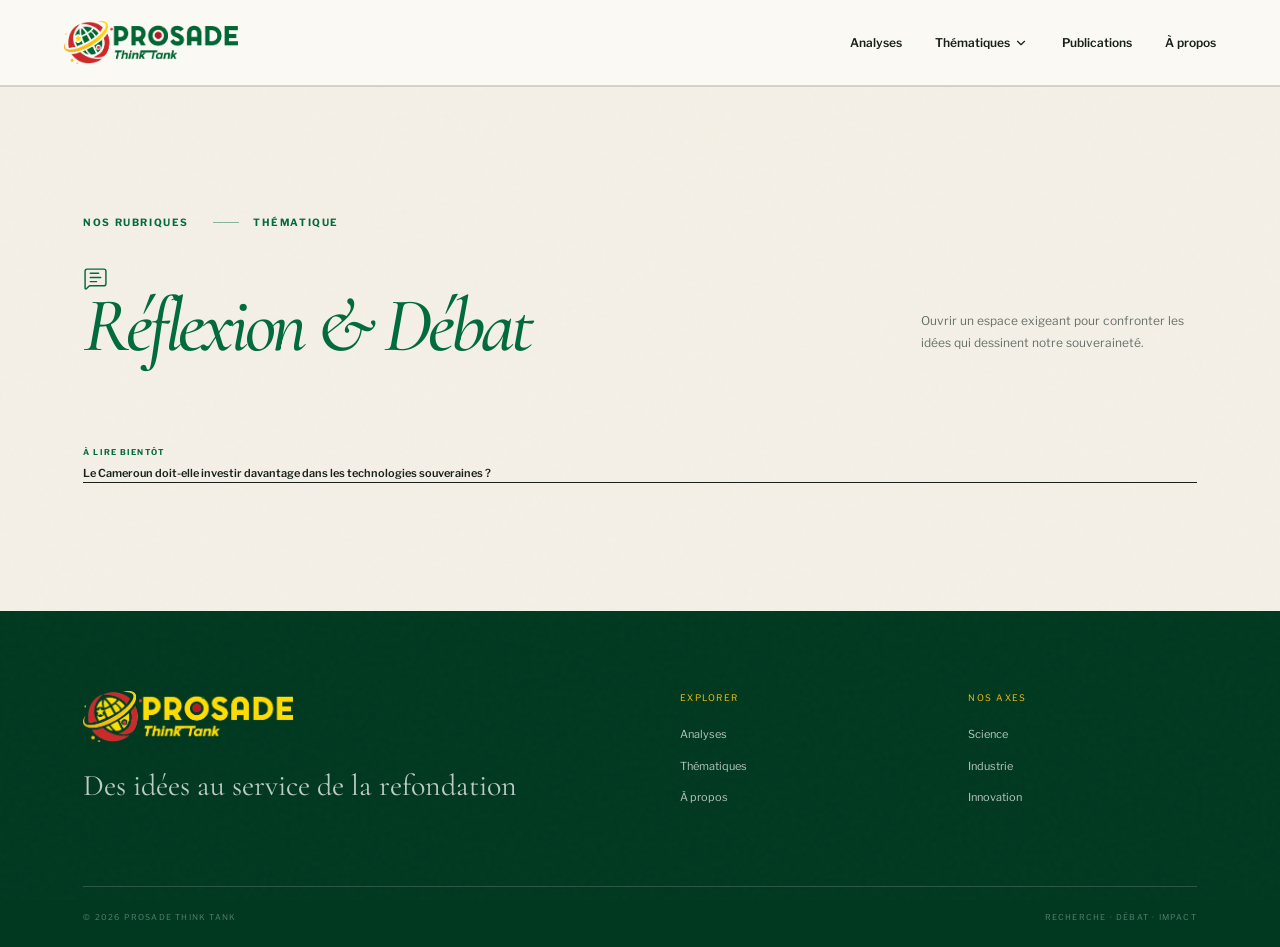
<file: thematique-reflexion-debat.html>
<!DOCTYPE html>
<html lang="fr"><head><meta http-equiv="Content-Type" content="text/html; charset=UTF-8"><meta name="viewport" content="width=device-width, initial-scale=1"><link rel="preload" as="image" href="./resources/prosade-logo-green.png"><link rel="preload" as="image" href="./resources/prosade-logo-yellow.png"><link rel="stylesheet" href="./resources/index-MCbqjA66.css" type="text/css" data-precedence="default"><title>Réflexion & Débat — PROSADE Think Tank</title><meta name="description" content="PROSADE — Rubrique Réflexion & Débat : Ouvrir un espace exigeant pour confronter les idées qui dessinent notre souveraineté."><meta name="theme-color" content="#006b3c"><link rel="modulepreload" href=""><link rel="modulepreload" href=""><style>
    @font-face {
      font-family: 'Nunito';
      src: url('chrome-extension://alglchohmdikgdjhafiicilegegieafa/fonts/Nunito-all.woff2') format('woff2');
      font-weight: 300 700;
      font-style: normal;
      font-display: swap;
    }
    .nav-item-dropdown{position:relative;display:inline-flex;align-items:center;}
    .nav-dropdown-toggle{display:inline-flex;align-items:center;gap:4px;background:none;border:none;font:inherit;color:inherit;cursor:pointer;padding:0;}
    .nav-dropdown-toggle .chevron{transition:transform .2s ease;}
    .nav-item-dropdown:hover .chevron,.nav-item-dropdown.is-open .chevron{transform:rotate(180deg);}
    .dropdown-menu{position:absolute;top:100%;left:0;margin-top:14px;background:#ffffff;border-radius:14px;box-shadow:0 18px 44px rgba(0,20,10,0.18);padding:8px;min-width:250px;list-style:none;opacity:0;visibility:hidden;transform:translateY(-8px);transition:opacity .18s ease,transform .18s ease,visibility .18s ease;z-index:80;}
    .nav-item-dropdown:hover .dropdown-menu,.nav-item-dropdown:focus-within .dropdown-menu,.nav-item-dropdown.is-open .dropdown-menu{opacity:1;visibility:visible;transform:translateY(0);}
    .dropdown-menu li{margin:0;}
    .dropdown-menu a{display:block;padding:11px 14px;border-radius:9px;color:#0b2e1d;text-decoration:none;font-size:.95rem;line-height:1.3;white-space:nowrap;}
    .dropdown-menu a:hover,.dropdown-menu a:focus{background:#eef4f0;color:#006b3c;}
    @media (max-width:860px){.dropdown-menu{position:static;box-shadow:none;opacity:1;visibility:visible;transform:none;display:none;margin-top:6px;padding-left:8px;}
      .nav-item-dropdown.is-open .dropdown-menu{display:block;}}
  </style></head><body><!--$--><main><header class="site-header"><a class="brand" href="index.html" aria-label="PROSADE — Accueil"><img src="./resources/prosade-logo-green.png" alt="PROSADE Think Tank"></a><nav class="nav-links" aria-label="Navigation principale"><a href="index.html#analyses">Analyses</a><div class="nav-item-dropdown"><button type="button" class="nav-dropdown-toggle" aria-haspopup="true" aria-expanded="false">Thématiques <svg xmlns="http://www.w3.org/2000/svg" width="14" height="14" viewBox="0 0 24 24" fill="none" stroke="currentColor" stroke-width="2" stroke-linecap="round" stroke-linejoin="round" class="lucide lucide-chevron-down chevron" aria-hidden="true"><path d="m6 9 6 6 6-6"></path></svg></button><ul class="dropdown-menu" role="menu"><li role="none"><a role="menuitem" href="thematique-analyse-strategique.html">Analyse stratégique</a></li><li role="none"><a role="menuitem" href="thematique-vulgarisation-scientifique.html">Vulgarisation scientifique</a></li><li role="none"><a role="menuitem" href="thematique-industrie-developpement.html">Industrie &amp; Développement</a></li><li role="none"><a role="menuitem" href="thematique-innovation-technologies.html">Innovation &amp; Technologies</a></li><li role="none"><a role="menuitem" href="thematique-reflexion-debat.html">Réflexion &amp; Débat</a></li></ul></div><a href="index.html#publications">Publications</a><a href="a-propos.html">À propos</a></nav><button class="menu-button" aria-expanded="false" aria-label="Ouvrir le menu"><svg xmlns="http://www.w3.org/2000/svg" width="24" height="24" viewBox="0 0 24 24" fill="none" stroke="currentColor" stroke-width="2" stroke-linecap="round" stroke-linejoin="round" class="lucide lucide-menu" aria-hidden="true"><path d="M4 5h16"></path><path d="M4 12h16"></path><path d="M4 19h16"></path></svg></button></header><section class="themes-section" id="rubrique"><div class="section-heading-row"><div><p class="eyebrow dark"><span>Nos rubriques</span><span>Thématique</span></p><h2><svg xmlns="http://www.w3.org/2000/svg" width="25" height="25" viewBox="0 0 24 24" fill="none" stroke="currentColor" stroke-width="1.4" stroke-linecap="round" stroke-linejoin="round" class="lucide lucide-message-square-text theme-icon" aria-hidden="true"><path d="M22 17a2 2 0 0 1-2 2H6.828a2 2 0 0 0-1.414.586l-2.202 2.202A.71.71 0 0 1 2 21.286V5a2 2 0 0 1 2-2h16a2 2 0 0 1 2 2z"></path><path d="M7 11h10"></path><path d="M7 15h6"></path><path d="M7 7h8"></path></svg><em>Réflexion & Débat</em></h2></div><p class="heading-aside">Ouvrir un espace exigeant pour confronter les idées qui dessinent notre souveraineté.</p></div><div class="theme-prompt"><span>À lire bientôt</span><strong>Le Cameroun doit-elle investir davantage dans les technologies souveraines ?</strong></div><div class="dispatches-list">
<!-- Espace réservé : les publications de la rubrique "Réflexion & Débat" seront ajoutées ici. -->
</div></section><footer><div class="footer-brand"><img src="./resources/prosade-logo-yellow.png" alt="PROSADE Think Tank"><p>Des idées au service de la refondation</p></div><div class="footer-links"><div><span>Explorer</span><a href="index.html#analyses">Analyses</a><a href="index.html#thematiques">Thématiques</a><a href="a-propos.html">À propos</a></div><div><span>Nos axes</span><a href="index.html#thematiques">Science</a><a href="index.html#thematiques">Industrie</a><a href="index.html#thematiques">Innovation</a></div></div><div class="footer-bottom"><span>© 2026 PROSADE Think Tank</span><span>Recherche · Débat · Impact</span></div></footer></main><!--/$--><script>
(function(){
  var item = document.querySelector('.nav-item-dropdown');
  if(!item) return;
  var toggle = item.querySelector('.nav-dropdown-toggle');
  function close(){ item.classList.remove('is-open'); toggle.setAttribute('aria-expanded','false'); }
  function open(){ item.classList.add('is-open'); toggle.setAttribute('aria-expanded','true'); }
  toggle.addEventListener('click', function(e){
    e.stopPropagation();
    if(item.classList.contains('is-open')) close(); else open();
  });
  document.addEventListener('click', function(e){
    if(!item.contains(e.target)) close();
  });
  document.addEventListener('keydown', function(e){
    if(e.key === 'Escape') close();
  });
})();
</script></body></html>
</file>
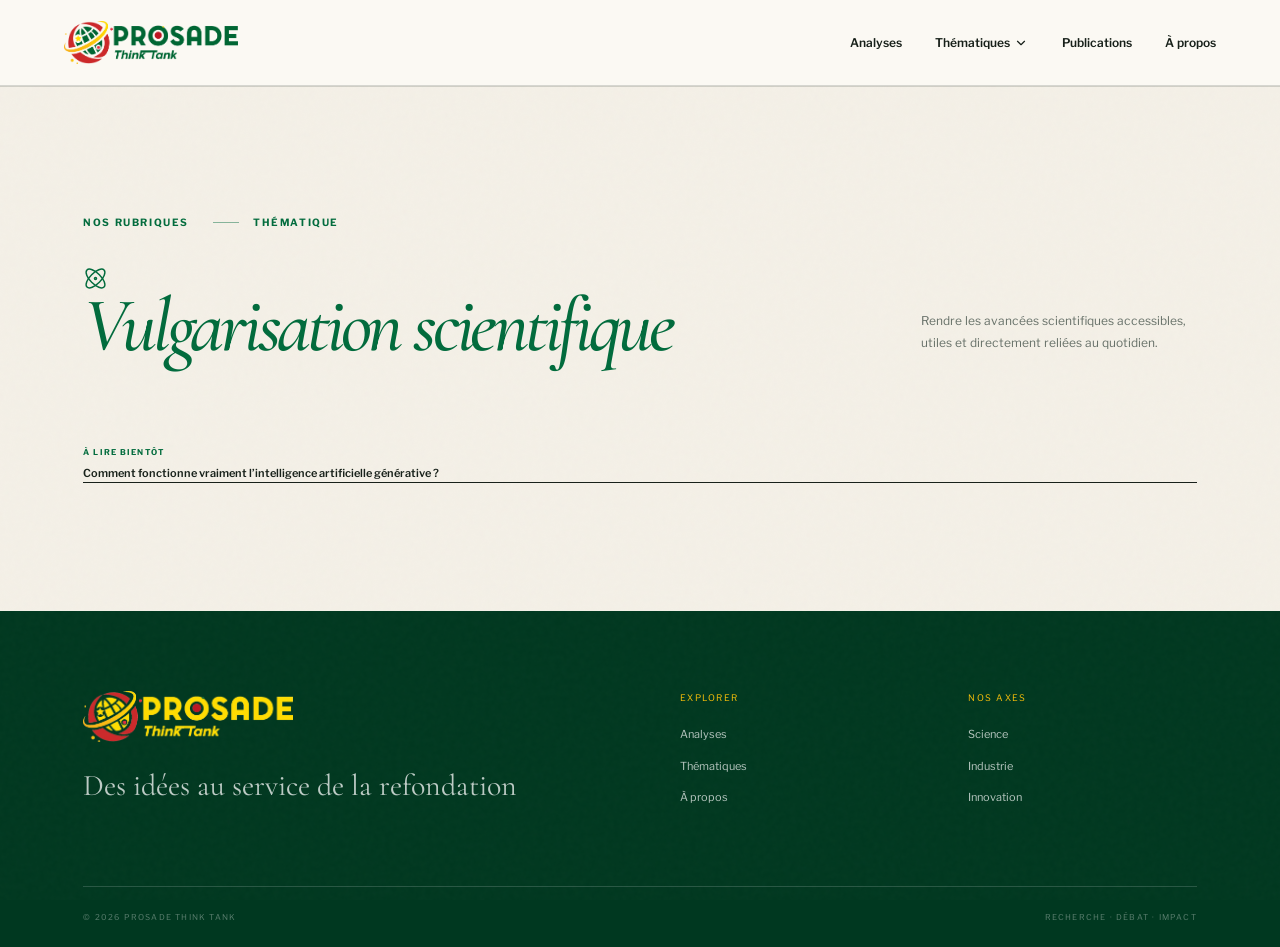
<file: thematique-vulgarisation-scientifique.html>
<!DOCTYPE html>
<html lang="fr"><head><meta http-equiv="Content-Type" content="text/html; charset=UTF-8"><meta name="viewport" content="width=device-width, initial-scale=1"><link rel="preload" as="image" href="./resources/prosade-logo-green.png"><link rel="preload" as="image" href="./resources/prosade-logo-yellow.png"><link rel="stylesheet" href="./resources/index-MCbqjA66.css" type="text/css" data-precedence="default"><title>Vulgarisation scientifique — PROSADE Think Tank</title><meta name="description" content="PROSADE — Rubrique Vulgarisation scientifique : Rendre les avancées scientifiques accessibles, utiles et directement reliées au quotidien."><meta name="theme-color" content="#006b3c"><link rel="modulepreload" href=""><link rel="modulepreload" href=""><style>
    @font-face {
      font-family: 'Nunito';
      src: url('chrome-extension://alglchohmdikgdjhafiicilegegieafa/fonts/Nunito-all.woff2') format('woff2');
      font-weight: 300 700;
      font-style: normal;
      font-display: swap;
    }
    .nav-item-dropdown{position:relative;display:inline-flex;align-items:center;}
    .nav-dropdown-toggle{display:inline-flex;align-items:center;gap:4px;background:none;border:none;font:inherit;color:inherit;cursor:pointer;padding:0;}
    .nav-dropdown-toggle .chevron{transition:transform .2s ease;}
    .nav-item-dropdown:hover .chevron,.nav-item-dropdown.is-open .chevron{transform:rotate(180deg);}
    .dropdown-menu{position:absolute;top:100%;left:0;margin-top:14px;background:#ffffff;border-radius:14px;box-shadow:0 18px 44px rgba(0,20,10,0.18);padding:8px;min-width:250px;list-style:none;opacity:0;visibility:hidden;transform:translateY(-8px);transition:opacity .18s ease,transform .18s ease,visibility .18s ease;z-index:80;}
    .nav-item-dropdown:hover .dropdown-menu,.nav-item-dropdown:focus-within .dropdown-menu,.nav-item-dropdown.is-open .dropdown-menu{opacity:1;visibility:visible;transform:translateY(0);}
    .dropdown-menu li{margin:0;}
    .dropdown-menu a{display:block;padding:11px 14px;border-radius:9px;color:#0b2e1d;text-decoration:none;font-size:.95rem;line-height:1.3;white-space:nowrap;}
    .dropdown-menu a:hover,.dropdown-menu a:focus{background:#eef4f0;color:#006b3c;}
    @media (max-width:860px){.dropdown-menu{position:static;box-shadow:none;opacity:1;visibility:visible;transform:none;display:none;margin-top:6px;padding-left:8px;}
      .nav-item-dropdown.is-open .dropdown-menu{display:block;}}
  </style></head><body><!--$--><main><header class="site-header"><a class="brand" href="index.html" aria-label="PROSADE — Accueil"><img src="./resources/prosade-logo-green.png" alt="PROSADE Think Tank"></a><nav class="nav-links" aria-label="Navigation principale"><a href="index.html#analyses">Analyses</a><div class="nav-item-dropdown"><button type="button" class="nav-dropdown-toggle" aria-haspopup="true" aria-expanded="false">Thématiques <svg xmlns="http://www.w3.org/2000/svg" width="14" height="14" viewBox="0 0 24 24" fill="none" stroke="currentColor" stroke-width="2" stroke-linecap="round" stroke-linejoin="round" class="lucide lucide-chevron-down chevron" aria-hidden="true"><path d="m6 9 6 6 6-6"></path></svg></button><ul class="dropdown-menu" role="menu"><li role="none"><a role="menuitem" href="thematique-analyse-strategique.html">Analyse stratégique</a></li><li role="none"><a role="menuitem" href="thematique-vulgarisation-scientifique.html">Vulgarisation scientifique</a></li><li role="none"><a role="menuitem" href="thematique-industrie-developpement.html">Industrie &amp; Développement</a></li><li role="none"><a role="menuitem" href="thematique-innovation-technologies.html">Innovation &amp; Technologies</a></li><li role="none"><a role="menuitem" href="thematique-reflexion-debat.html">Réflexion &amp; Débat</a></li></ul></div><a href="index.html#publications">Publications</a><a href="a-propos.html">À propos</a></nav><button class="menu-button" aria-expanded="false" aria-label="Ouvrir le menu"><svg xmlns="http://www.w3.org/2000/svg" width="24" height="24" viewBox="0 0 24 24" fill="none" stroke="currentColor" stroke-width="2" stroke-linecap="round" stroke-linejoin="round" class="lucide lucide-menu" aria-hidden="true"><path d="M4 5h16"></path><path d="M4 12h16"></path><path d="M4 19h16"></path></svg></button></header><section class="themes-section" id="rubrique"><div class="section-heading-row"><div><p class="eyebrow dark"><span>Nos rubriques</span><span>Thématique</span></p><h2><svg xmlns="http://www.w3.org/2000/svg" width="25" height="25" viewBox="0 0 24 24" fill="none" stroke="currentColor" stroke-width="1.4" stroke-linecap="round" stroke-linejoin="round" class="lucide lucide-atom theme-icon" aria-hidden="true"><circle cx="12" cy="12" r="1"></circle><path d="M20.2 20.2c2.04-2.03.02-7.36-4.5-11.9-4.54-4.52-9.87-6.54-11.9-4.5-2.04 2.03-.02 7.36 4.5 11.9 4.54 4.52 9.87 6.54 11.9 4.5Z"></path><path d="M15.7 15.7c4.52-4.54 6.54-9.87 4.5-11.9-2.03-2.04-7.36-.02-11.9 4.5-4.52 4.54-6.54 9.87-4.5 11.9 2.03 2.04 7.36.02 11.9-4.5Z"></path></svg><em>Vulgarisation scientifique</em></h2></div><p class="heading-aside">Rendre les avancées scientifiques accessibles, utiles et directement reliées au quotidien.</p></div><div class="theme-prompt"><span>À lire bientôt</span><strong>Comment fonctionne vraiment l’intelligence artificielle générative ?</strong></div><div class="dispatches-list">
<!-- Espace réservé : les publications de la rubrique "Vulgarisation scientifique" seront ajoutées ici. -->
</div></section><footer><div class="footer-brand"><img src="./resources/prosade-logo-yellow.png" alt="PROSADE Think Tank"><p>Des idées au service de la refondation</p></div><div class="footer-links"><div><span>Explorer</span><a href="index.html#analyses">Analyses</a><a href="index.html#thematiques">Thématiques</a><a href="a-propos.html">À propos</a></div><div><span>Nos axes</span><a href="index.html#thematiques">Science</a><a href="index.html#thematiques">Industrie</a><a href="index.html#thematiques">Innovation</a></div></div><div class="footer-bottom"><span>© 2026 PROSADE Think Tank</span><span>Recherche · Débat · Impact</span></div></footer></main><!--/$--><script>
(function(){
  var item = document.querySelector('.nav-item-dropdown');
  if(!item) return;
  var toggle = item.querySelector('.nav-dropdown-toggle');
  function close(){ item.classList.remove('is-open'); toggle.setAttribute('aria-expanded','false'); }
  function open(){ item.classList.add('is-open'); toggle.setAttribute('aria-expanded','true'); }
  toggle.addEventListener('click', function(e){
    e.stopPropagation();
    if(item.classList.contains('is-open')) close(); else open();
  });
  document.addEventListener('click', function(e){
    if(!item.contains(e.target)) close();
  });
  document.addEventListener('keydown', function(e){
    if(e.key === 'Escape') close();
  });
})();
</script></body></html>
</file>
<file: resources/index-MCbqjA66.css>
@import"https://fonts.googleapis.com/css2?family=Cormorant+Garamond:ital,wght@0,500;0,600;1,500&family=Libre+Franklin:wght@400;500;600;700;800&display=swap";@layer components;@layer properties{@supports (((-webkit-hyphens:none)) and (not (margin-trim:inline))) or ((-moz-orient:inline) and (not (color:rgb(from red r g b)))){*,:before,:after,::backdrop{--tw-rotate-x:initial;--tw-rotate-y:initial;--tw-rotate-z:initial;--tw-skew-x:initial;--tw-skew-y:initial;--tw-font-weight:initial;--tw-blur:initial;--tw-brightness:initial;--tw-contrast:initial;--tw-grayscale:initial;--tw-hue-rotate:initial;--tw-invert:initial;--tw-opacity:initial;--tw-saturate:initial;--tw-sepia:initial;--tw-drop-shadow:initial;--tw-drop-shadow-color:initial;--tw-drop-shadow-alpha:100%;--tw-drop-shadow-size:initial}}}@layer theme{:root,:host{--font-sans:ui-sans-serif, system-ui, sans-serif, "Apple Color Emoji", "Segoe UI Emoji", "Segoe UI Symbol", "Noto Color Emoji";--font-mono:ui-monospace, SFMono-Regular, Menlo, Monaco, Consolas, "Liberation Mono", "Courier New", monospace;--color-blue-600:oklch(54.6% .245 262.881);--color-gray-600:oklch(44.6% .03 256.802);--spacing:.25rem;--font-weight-bold:700;--default-transition-duration:.15s;--default-transition-timing-function:cubic-bezier(.4, 0, .2, 1);--default-font-family:var(--font-sans);--default-mono-font-family:var(--font-mono)}}@layer base{*,:after,:before,::backdrop{box-sizing:border-box;border:0 solid;margin:0;padding:0}::file-selector-button{box-sizing:border-box;border:0 solid;margin:0;padding:0}html,:host{-webkit-text-size-adjust:100%;tab-size:4;line-height:1.5;font-family:var(--default-font-family,ui-sans-serif, system-ui, sans-serif, "Apple Color Emoji", "Segoe UI Emoji", "Segoe UI Symbol", "Noto Color Emoji");font-feature-settings:var(--default-font-feature-settings,normal);font-variation-settings:var(--default-font-variation-settings,normal);-webkit-tap-highlight-color:transparent}hr{height:0;color:inherit;border-top-width:1px}abbr:where([title]){-webkit-text-decoration:underline dotted;text-decoration:underline dotted}h1,h2,h3,h4,h5,h6{font-size:inherit;font-weight:inherit}a{color:inherit;-webkit-text-decoration:inherit;text-decoration:inherit}b,strong{font-weight:bolder}code,kbd,samp,pre{font-family:var(--default-mono-font-family,ui-monospace, SFMono-Regular, Menlo, Monaco, Consolas, "Liberation Mono", "Courier New", monospace);font-feature-settings:var(--default-mono-font-feature-settings,normal);font-variation-settings:var(--default-mono-font-variation-settings,normal);font-size:1em}small{font-size:80%}sub,sup{vertical-align:baseline;font-size:75%;line-height:0;position:relative}sub{bottom:-.25em}sup{top:-.5em}table{text-indent:0;border-color:inherit;border-collapse:collapse}:-moz-focusring{outline:auto}progress{vertical-align:baseline}summary{display:list-item}ol,ul,menu{list-style:none}img,svg,video,canvas,audio,iframe,embed,object{vertical-align:middle;display:block}img,video{max-width:100%;height:auto}button,input,select,optgroup,textarea{font:inherit;font-feature-settings:inherit;font-variation-settings:inherit;letter-spacing:inherit;color:inherit;opacity:1;background-color:#0000;border-radius:0}::file-selector-button{font:inherit;font-feature-settings:inherit;font-variation-settings:inherit;letter-spacing:inherit;color:inherit;opacity:1;background-color:#0000;border-radius:0}:where(select:is([multiple],[size])) optgroup{font-weight:bolder}:where(select:is([multiple],[size])) optgroup option{padding-inline-start:20px}::file-selector-button{margin-inline-end:4px}::placeholder{opacity:1}@supports (not ((-webkit-appearance:-apple-pay-button))) or (contain-intrinsic-size:1px){::placeholder{color:currentColor}@supports (color:color-mix(in lab,red,red)){::placeholder{color:color-mix(in oklab,currentcolor 50%,transparent)}}}textarea{resize:vertical}::-webkit-search-decoration{-webkit-appearance:none}::-webkit-date-and-time-value{min-height:1lh;text-align:inherit}::-webkit-datetime-edit{display:inline-flex}::-webkit-datetime-edit-fields-wrapper{padding:0}::-webkit-datetime-edit{padding-block:0}::-webkit-datetime-edit-year-field{padding-block:0}::-webkit-datetime-edit-month-field{padding-block:0}::-webkit-datetime-edit-day-field{padding-block:0}::-webkit-datetime-edit-hour-field{padding-block:0}::-webkit-datetime-edit-minute-field{padding-block:0}::-webkit-datetime-edit-second-field{padding-block:0}::-webkit-datetime-edit-millisecond-field{padding-block:0}::-webkit-datetime-edit-meridiem-field{padding-block:0}::-webkit-calendar-picker-indicator{line-height:1}:-moz-ui-invalid{box-shadow:none}button,input:where([type=button],[type=reset],[type=submit]){appearance:button}::file-selector-button{appearance:button}::-webkit-inner-spin-button{height:auto}::-webkit-outer-spin-button{height:auto}[hidden]:where(:not([hidden=until-found])){display:none!important}}@layer utilities{.static{position:static}.start{inset-inline-start:var(--spacing)}.hidden{display:none}.transform{transform:var(--tw-rotate-x,) var(--tw-rotate-y,) var(--tw-rotate-z,) var(--tw-skew-x,) var(--tw-skew-y,)}.font-bold{--tw-font-weight:var(--font-weight-bold);font-weight:var(--font-weight-bold)}.text-blue-600{color:var(--color-blue-600)}.text-gray-600{color:var(--color-gray-600)}.filter{filter:var(--tw-blur,) var(--tw-brightness,) var(--tw-contrast,) var(--tw-grayscale,) var(--tw-hue-rotate,) var(--tw-invert,) var(--tw-saturate,) var(--tw-sepia,) var(--tw-drop-shadow,)}.transition{transition-property:color,background-color,border-color,outline-color,text-decoration-color,fill,stroke,--tw-gradient-from,--tw-gradient-via,--tw-gradient-to,opacity,box-shadow,transform,translate,scale,rotate,filter,-webkit-backdrop-filter,backdrop-filter,display,content-visibility,overlay,pointer-events;transition-timing-function:var(--tw-ease,var(--default-transition-timing-function));transition-duration:var(--tw-duration,var(--default-transition-duration))}}:root{--green:#006b3c;--green-deep:#004d2b;--green-dark:#003820;--green-soft:#dfece2;--red:#ce2029;--yellow:#f5bd08;--cream:#f4f0e7;--paper:#fbf9f3;--ink:#172019;--muted:#667068;--line:#17201929;--serif:"Cormorant Garamond", Georgia, serif;--sans:"Libre Franklin", "Helvetica Neue", sans-serif}*{box-sizing:border-box}html{scroll-behavior:smooth}body{background:var(--paper);color:var(--ink);font-family:var(--sans);-webkit-font-smoothing:antialiased;margin:0}body:before{content:"";z-index:20;pointer-events:none;opacity:.028;background-image:url("data:image/svg+xml,%3Csvg viewBox='0 0 180 180' xmlns='http://www.w3.org/2000/svg'%3E%3Cfilter id='n'%3E%3CfeTurbulence type='fractalNoise' baseFrequency='.85' numOctaves='3' stitchTiles='stitch'/%3E%3C/filter%3E%3Crect width='100%25' height='100%25' filter='url(%23n)' opacity='.8'/%3E%3C/svg%3E");position:fixed;inset:0}a{color:inherit;text-decoration:none}button,input{font:inherit}.site-header{background:var(--paper);border-bottom:1px solid var(--line);z-index:30;justify-content:space-between;align-items:center;height:86px;padding:0 clamp(24px,5vw,76px);display:flex;position:relative}.brand img{width:174px;height:auto;display:block}.nav-links{align-items:center;gap:clamp(20px,2.6vw,42px);font-size:12px;font-weight:600;display:flex}.nav-links>a:not(.nav-cta){position:relative}.nav-links>a:not(.nav-cta):after{content:"";background:var(--red);height:1px;transition:right .25s;position:absolute;bottom:-7px;left:0;right:100%}.nav-links>a:not(.nav-cta):hover:after{right:0}.nav-cta{border-left:1px solid var(--line);color:var(--green);align-items:center;gap:10px;padding-left:clamp(20px,2.5vw,40px);display:flex}.menu-button{color:var(--green-deep);background:0 0;border:0;padding:8px;display:none}.hero{background:var(--green);color:#fff;grid-template-columns:minmax(0,1.08fr) minmax(400px,.92fr);align-items:center;min-height:calc(100vh - 86px);padding:8vh clamp(24px,6.5vw,100px) 11vh;display:grid;position:relative;overflow:hidden}.hero:after{content:"";background:linear-gradient(90deg,var(--red) 0 23%,var(--yellow) 23% 42%,transparent 42%);height:4px;position:absolute;inset:auto 0 0}.hero-copy{z-index:4;max-width:810px;animation:.8s .1s both rise;position:relative}.eyebrow{letter-spacing:.16em;text-transform:uppercase;align-items:center;gap:24px;margin:0 0 36px;font-size:10px;font-weight:700;display:flex}.eyebrow span+span:before{content:"";opacity:.45;background:currentColor;width:26px;height:1px;margin:0 14px 3px 0;display:inline-block}.eyebrow.light{color:#ffffffbd}.eyebrow.dark{color:var(--green)}.hero h1,.section-heading-row h2,.featured h2,.dispatches-heading h2,.about-copy h2,.newsletter h2{font-family:var(--serif);letter-spacing:-.055em;margin:0;font-weight:500}.hero h1{font-size:clamp(72px,8.8vw,144px);line-height:.72}.hero h1 em{color:var(--yellow);font-weight:500}.hero-intro{color:#ffffffc7;max-width:570px;margin:44px 0 30px;font-size:clamp(15px,1.25vw,19px);line-height:1.75}.text-link{border-bottom:1px solid var(--ink);text-transform:uppercase;letter-spacing:.08em;align-items:center;gap:24px;padding:0 0 9px;font-size:12px;font-weight:700;display:inline-flex}.light-link{color:#fff;border-color:#ffffff6b}.text-link svg{transition:transform .25s}.text-link:hover svg{transform:translate(5px)}.hero-visual{z-index:2;height:min(65vw,720px);max-height:75vh;animation:.9s .35s both fade;position:relative}.continent-shape{aspect-ratio:.88;clip-path:polygon(46% 0,66% 8%,82% 25%,78% 39%,91% 51%,70% 65%,64% 78%,50% 100%,37% 90%,29% 72%,14% 61%,8% 43%,18% 27%,30% 8%);filter:drop-shadow(20px 28px #00341d59);background:#01492ac2;width:clamp(360px,37vw,600px);position:absolute;top:50%;left:50%;transform:translate(-46%,-50%)rotate(-3deg)}.continent-shape:before{content:"";background:repeating-linear-gradient(28deg,#0000 0 34px,#ffffff12 35px,#0000 36px);position:absolute;inset:0}.map-dot{background:var(--yellow);border-radius:50%;width:11px;height:11px;position:absolute;box-shadow:0 0 0 8px #f5bd081f}.dot-one{top:22%;left:40%}.dot-two{background:var(--red);top:42%;left:63%}.dot-three{top:61%;left:33%}.dot-four{background:#fff;top:72%;left:55%}.map-line{transform-origin:0;background:#fff6;height:1px;position:absolute}.line-one{width:42%;top:24%;left:42%;transform:rotate(35deg)}.line-two{width:38%;top:63%;left:34%;transform:rotate(18deg)}.visual-label{text-transform:uppercase;letter-spacing:.14em;color:#ffffffa6;border-left:1px solid #ffffff4d;margin:0;padding-left:18px;font-size:10px;line-height:1.6;position:absolute;bottom:8%;right:0}.hero-orbit{border:1px solid #ffffff1a;border-radius:50%;position:absolute;transform:rotate(-22deg)}.orbit-one{width:62vw;height:23vw;top:28%;right:-6vw}.orbit-two{border-color:#f5bd0829;width:49vw;height:14vw;top:39%;right:2vw;transform:rotate(31deg)}.hero-index{text-transform:uppercase;letter-spacing:.16em;color:#ffffff7a;justify-content:space-between;font-size:9px;display:flex;position:absolute;bottom:24px;left:clamp(24px,6.5vw,100px);right:clamp(24px,6.5vw,100px)}.manifesto{background:var(--paper);grid-template-columns:.7fr 2.3fr .85fr;align-items:start;gap:6vw;padding:clamp(90px,12vw,180px) clamp(24px,6.5vw,100px);display:grid}.section-marker{color:var(--green);text-transform:uppercase;letter-spacing:.15em;padding-top:12px;font-size:10px;font-weight:700}.manifesto-statement{position:relative}.manifesto-number{color:var(--red);font-size:11px;font-weight:700;position:absolute;top:8px;left:-2.3em}.manifesto-statement p{font-family:var(--serif);letter-spacing:-.035em;margin:0;font-size:clamp(34px,4.1vw,66px);line-height:1.06}.manifesto-statement em{color:var(--green)}.manifesto-note{padding-top:12px}.manifesto-note p{color:var(--muted);margin:24px 0 0;font-size:12px;line-height:1.8}.red-disc{background:var(--red);border-radius:50%;width:38px;height:38px;position:relative}.red-disc:after{content:"";background:var(--yellow);border-radius:50%;width:8px;height:8px;position:absolute;top:-4px;right:-12px}.themes-section{background:var(--cream);border-top:1px solid var(--line);padding:clamp(86px,10vw,150px) clamp(24px,6.5vw,100px)}.section-heading-row{grid-template-columns:2fr .75fr;align-items:end;gap:8vw;margin-bottom:84px;display:grid}.section-heading-row h2,.dispatches-heading h2,.about-copy h2,.newsletter h2{font-size:clamp(50px,6vw,92px);line-height:.92}.section-heading-row h2 em,.dispatches-heading h2 em,.about-copy h2 em,.newsletter h2 em{color:var(--green);font-weight:500}.heading-aside{color:var(--muted);max-width:330px;margin:0 0 8px;font-size:12px;line-height:1.8}.themes-list{border-top:1px solid var(--ink)}.theme-row{border-bottom:1px solid var(--line);grid-template-columns:64px 1.2fr 1fr 1.1fr 48px;align-items:center;gap:28px;min-height:154px;transition:color .35s;display:grid;position:relative}.theme-row:before{content:"";background:var(--green);transform-origin:bottom;transition:transform .35s cubic-bezier(.22,.61,.36,1);position:absolute;inset:0;transform:scaleY(0)}.theme-row>*{z-index:1;position:relative}.theme-row:hover{color:#fff}.theme-row:hover:before{transform:scaleY(1)}.theme-number{color:var(--red);align-self:start;padding-top:30px;font-size:10px;font-weight:700}.theme-title-wrap{align-items:center;gap:24px;display:flex}.theme-icon{color:var(--green);flex:none}.theme-title-wrap h3{font-family:var(--serif);letter-spacing:-.035em;margin:0;font-size:clamp(27px,2.6vw,42px);font-weight:600;line-height:1}.theme-description{color:var(--muted);margin:0;font-size:11px;line-height:1.7}.theme-prompt{flex-direction:column;gap:8px;display:flex}.theme-prompt span{color:var(--green);text-transform:uppercase;letter-spacing:.14em;font-size:8px;font-weight:700}.theme-prompt strong{font-size:11px;font-weight:600;line-height:1.45}.theme-row:hover .theme-number{color:var(--yellow)}.theme-row:hover .theme-icon,.theme-row:hover .theme-description,.theme-row:hover .theme-prompt span{color:#ffffffb8}.circle-button{border:1px solid var(--line);width:42px;height:42px;color:var(--green);background:0 0;border-radius:50%;place-items:center;transition:all .25s;display:grid}.theme-row:hover .circle-button{color:#fff;border-color:#ffffff80;transform:rotate(45deg)}.featured{background:var(--green-deep);color:#fff;grid-template-columns:1.02fr .98fr;min-height:760px;display:grid}.featured-art{background:#082b1c;place-items:center;display:grid;position:relative;overflow:hidden}.featured-art:after{content:"";background:linear-gradient(140deg,#0000 38%,#006b3c80);position:absolute;inset:0}.featured-art>span{font-family:var(--serif);color:#0000;-webkit-text-stroke:1px #f5bd08b3;z-index:3;letter-spacing:-.15em;font-size:clamp(180px,28vw,470px);font-style:italic;position:relative;transform:translate(-7%)}.circuit-grid{opacity:.45;background-image:linear-gradient(#ffffff14 1px,#0000 1px),linear-gradient(90deg,#ffffff14 1px,#0000 1px);background-size:58px 58px;position:absolute;inset:0;transform:perspective(500px)rotateX(55deg)scale(1.4)translateY(20%)}.signal{z-index:2;border:1px solid #f5bd0859;border-radius:50%;position:absolute}.signal-one{width:340px;height:340px}.signal-two{width:500px;height:500px}.signal-three{width:680px;height:680px}.featured-copy{flex-direction:column;justify-content:center;padding:clamp(70px,9vw,140px) clamp(34px,7vw,110px);display:flex;position:relative}.featured-copy:before{content:"";background:#ffffff26;width:1px;position:absolute;top:12%;bottom:12%;left:0}.featured-copy h2{font-size:clamp(48px,5.7vw,88px);line-height:.93}.featured-copy>p{color:#ffffffb3;max-width:570px;margin:40px 0;font-size:13px;line-height:1.85}.button-light{text-transform:uppercase;letter-spacing:.08em;border:1px solid #ffffff73;align-self:flex-start;align-items:center;gap:30px;padding:15px 20px;font-size:10px;font-weight:700;transition:all .25s;display:flex}.button-light:hover{background:var(--yellow);color:var(--green-dark);border-color:var(--yellow)}.featured-meta{color:#fff6;letter-spacing:.16em;text-transform:uppercase;justify-content:space-between;margin-top:80px;font-size:8px;display:flex}.dispatches-section{background:var(--paper);grid-template-columns:.78fr 2.22fr;gap:8vw;padding:clamp(90px,11vw,170px) clamp(24px,6.5vw,100px);display:grid}.dispatches-heading h2{margin-top:32px}.dispatches-list{border-top:1px solid var(--ink)}.dispatch{border-bottom:1px solid var(--line);grid-template-columns:140px 1.3fr 1fr 42px;align-items:start;gap:28px;padding:44px 0;display:grid}.dispatch-meta{color:var(--green);text-transform:uppercase;letter-spacing:.12em;flex-direction:column;gap:10px;font-size:9px;display:flex}.dispatch h3{font-family:var(--serif);margin:0;font-size:clamp(27px,2.5vw,40px);font-weight:600;line-height:1}.dispatch p{color:var(--muted);margin:0;font-size:11px;line-height:1.75}.dispatch a{width:38px;height:38px;color:var(--green);border:1px solid var(--line);border-radius:50%;place-items:center;transition:all .25s;display:grid}.dispatch:hover a{background:var(--green);color:#fff;transform:rotate(45deg)}.about-section{background:var(--cream);grid-template-columns:.85fr 1.6fr;gap:8vw;padding:clamp(90px,12vw,180px) clamp(24px,8vw,124px);display:grid;overflow:hidden}.about-seal{aspect-ratio:1;align-self:center;width:min(37vw,520px);position:relative}.seal-ring{border:2px solid var(--green-deep);border-radius:50%;position:absolute;inset:8%}.ring-a{transform:rotate(-28deg)scaleY(.42)}.ring-b{transform:rotate(29deg)scaleY(.42)}.seal-core{background:var(--red);color:var(--yellow);font-family:var(--serif);border-radius:50%;place-items:center;font-size:clamp(90px,13vw,190px);font-style:italic;display:grid;position:absolute;inset:26%}.seal-star{color:var(--red);font-size:30px;position:absolute}.star-a{top:5%;right:20%}.star-b{font-size:18px;bottom:8%;left:12%}.about-copy{align-self:center}.about-copy h2{max-width:900px}.about-copy h2 em{color:var(--red)}.about-columns{border-top:1px solid #17201959;grid-template-columns:1fr 1fr;gap:4vw;margin:56px 0 46px;padding-top:30px;display:grid}.about-columns p{margin:0;font-size:12px;line-height:1.8}.newsletter{background:var(--cream);grid-template-columns:1.35fr 1fr;align-items:end;gap:10vw;padding:clamp(86px,10vw,150px) clamp(24px,8vw,124px);display:grid}.issue-label{color:var(--red);text-transform:uppercase;letter-spacing:.16em;margin-bottom:34px;font-size:10px;font-weight:700;display:inline-block}.newsletter-form label{font-family:var(--serif);margin-bottom:30px;font-size:23px;line-height:1.25;display:block}.input-row{border-bottom:1px solid var(--ink);display:flex}.input-row input{min-width:0;color:var(--ink);background:0 0;border:0;outline:0;flex:1;padding:17px 0;font-size:13px}.input-row input::placeholder{color:#8b908b}.input-row input:disabled{color:var(--muted)}.input-row button{background:var(--green);color:#fff;border:0;place-items:center;width:54px;transition:background .25s;display:grid}.input-row button:hover{background:var(--red)}.input-row button:disabled{cursor:default;opacity:.55}.honeypot{clip:rect(0 0 0 0);white-space:nowrap;width:1px;height:1px;overflow:hidden;position:absolute!important}.subscription-note{color:var(--muted);margin:15px 0 0;font-size:8px;line-height:1.5}.subscription-success{color:var(--green);font-size:10px;font-weight:700}footer{background:var(--green-dark);color:#fff;grid-template-columns:1fr 1fr;gap:80px;padding:80px clamp(24px,6.5vw,100px) 24px;display:grid}.footer-brand img{width:210px;height:auto}.footer-brand p{font-family:var(--serif);color:#ffffffbd;margin:28px 0 0;font-size:30px;line-height:1.05}.footer-links{grid-template-columns:1fr 1fr;gap:60px;display:grid}.footer-links div{flex-direction:column;gap:15px;display:flex}.footer-links span{color:var(--yellow);text-transform:uppercase;letter-spacing:.16em;margin-bottom:7px;font-size:9px}.footer-links a{color:#ffffffb8;font-size:11px}.footer-links a:hover{color:#fff}.footer-bottom{color:#ffffff59;text-transform:uppercase;letter-spacing:.15em;border-top:1px solid #ffffff29;grid-column:1/-1;justify-content:space-between;padding-top:24px;font-size:8px;display:flex}@keyframes rise{0%{opacity:0;transform:translateY(28px)}to{opacity:1;transform:translateY(0)}}@keyframes fade{0%{opacity:0}to{opacity:1}}@media(max-width:1050px){.hero{grid-template-columns:1.2fr .8fr}.theme-row{grid-template-columns:48px 1.3fr 1fr 42px;padding:24px 0}.theme-prompt{display:none}.dispatch{grid-template-columns:100px 1.3fr .8fr 42px}}@media(max-width:820px){.site-header{height:74px}.brand img{width:150px}.menu-button{z-index:3;display:block;position:relative}.nav-links{background:var(--cream);font-family:var(--serif);flex-direction:column;align-items:flex-start;gap:30px;padding:120px 28px 40px;font-size:34px;transition:transform .35s;position:fixed;inset:0;transform:translateY(-105%)}.nav-links.nav-open{transform:translateY(0)}.nav-cta{font-family:var(--sans);border:0;padding:24px 0 0;font-size:11px}.hero{grid-template-columns:1fr;min-height:calc(100svh - 74px);padding-top:10vh}.hero-copy{z-index:5}.hero h1{font-size:clamp(68px,18vw,110px)}.hero-visual{opacity:.6;width:65%;position:absolute;bottom:1%;right:-14%}.visual-label{display:none}.manifesto{grid-template-columns:1fr;gap:38px}.manifesto-number{margin-bottom:18px;display:block;position:static}.manifesto-note{max-width:440px}.section-heading-row{grid-template-columns:1fr;gap:34px}.themes-list{margin-top:0}.featured{grid-template-columns:1fr}.featured-art{min-height:440px}.featured-copy:before{display:none}.dispatches-section{grid-template-columns:1fr}.dispatch{grid-template-columns:80px 1fr 42px}.dispatch p{grid-column:2/-1;max-width:520px}.about-section{grid-template-columns:1fr}.about-seal{justify-self:center;width:min(80vw,460px)}.newsletter{grid-template-columns:1fr}}@media(max-width:560px){.eyebrow{gap:10px;margin-bottom:26px}.eyebrow span+span:before{width:12px;margin-right:8px}.hero{padding-bottom:14vh}.hero-intro{max-width:88%;font-size:13px}.hero-index{bottom:17px}.manifesto,.themes-section,.dispatches-section,.about-section,.newsletter{padding-left:22px;padding-right:22px}.theme-row{grid-template-columns:30px 1fr 40px;gap:12px;min-height:128px}.theme-description{grid-column:2/-1;max-width:92%;margin:-14px 0 18px}.theme-title-wrap{gap:13px}.theme-title-wrap h3{font-size:26px}.theme-icon{width:19px}.theme-number{padding-top:22px}.circle-button{width:36px;height:36px}.featured-art{min-height:330px}.featured-copy{padding:76px 23px}.featured-meta{margin-top:60px}.dispatch{grid-template-columns:54px 1fr 38px;gap:16px;padding:34px 0}.dispatch h3{font-size:27px}.dispatch p{grid-column:2/-1}.about-columns{grid-template-columns:1fr;gap:22px}footer{grid-template-columns:1fr;padding-left:22px;padding-right:22px}.footer-links{gap:30px}.footer-bottom{flex-direction:column;gap:10px}}@media(prefers-reduced-motion:reduce){html{scroll-behavior:auto}*,:before,:after{transition-duration:.01ms!important;animation-duration:.01ms!important;animation-iteration-count:1!important}}@property --tw-rotate-x{syntax:"*";inherits:false}@property --tw-rotate-y{syntax:"*";inherits:false}@property --tw-rotate-z{syntax:"*";inherits:false}@property --tw-skew-x{syntax:"*";inherits:false}@property --tw-skew-y{syntax:"*";inherits:false}@property --tw-font-weight{syntax:"*";inherits:false}@property --tw-blur{syntax:"*";inherits:false}@property --tw-brightness{syntax:"*";inherits:false}@property --tw-contrast{syntax:"*";inherits:false}@property --tw-grayscale{syntax:"*";inherits:false}@property --tw-hue-rotate{syntax:"*";inherits:false}@property --tw-invert{syntax:"*";inherits:false}@property --tw-opacity{syntax:"*";inherits:false}@property --tw-saturate{syntax:"*";inherits:false}@property --tw-sepia{syntax:"*";inherits:false}@property --tw-drop-shadow{syntax:"*";inherits:false}@property --tw-drop-shadow-color{syntax:"*";inherits:false}@property --tw-drop-shadow-alpha{syntax:"<percentage>";inherits:false;initial-value:100%}@property --tw-drop-shadow-size{syntax:"*";inherits:false}
</file>
